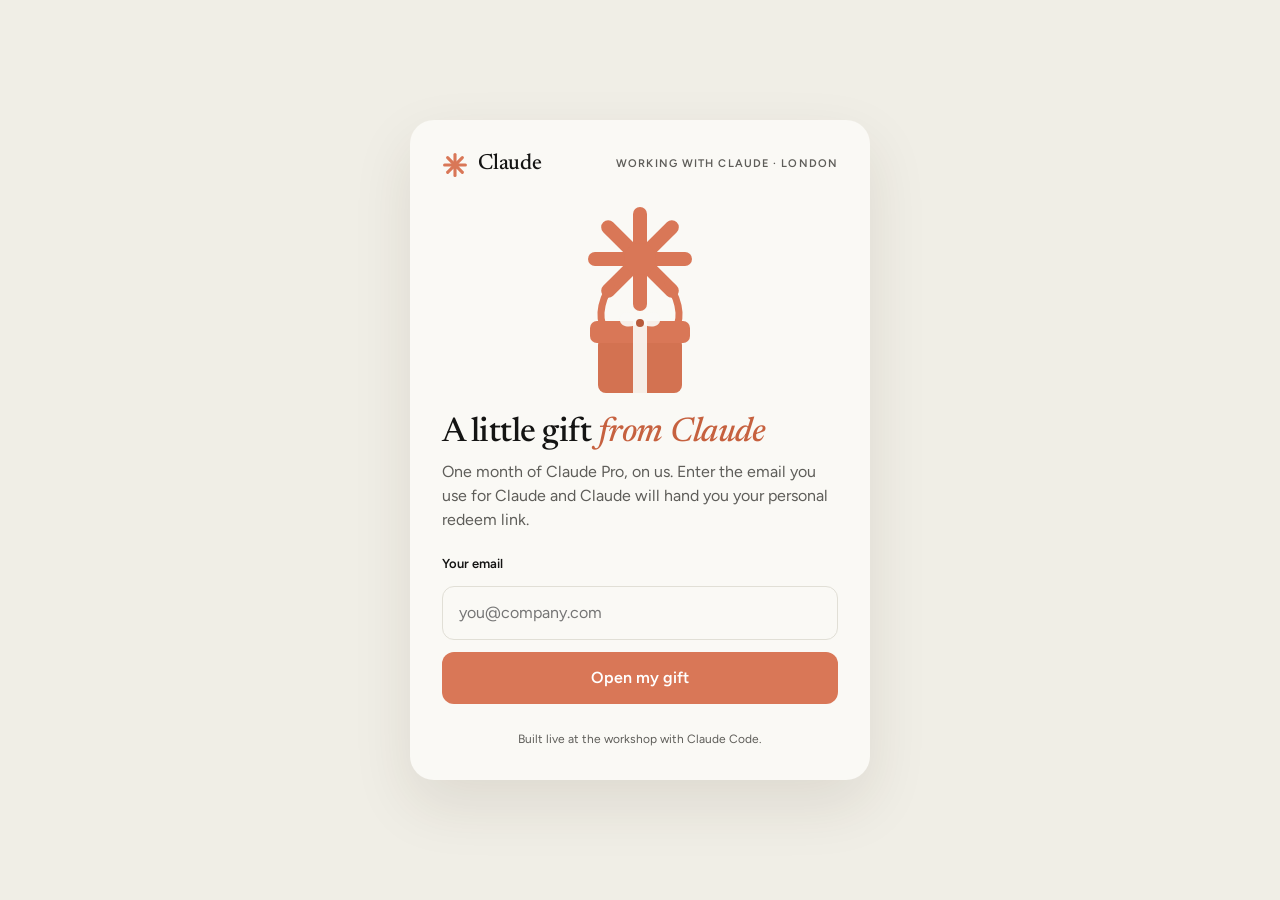
<file: gift/index.html>
<!doctype html>
<html lang="en">
<head>
<meta charset="utf-8">
<meta name="viewport" content="width=device-width, initial-scale=1, viewport-fit=cover">
<title>A gift from Claude</title>
<link rel="preconnect" href="https://fonts.googleapis.com">
<link rel="stylesheet" href="https://fonts.googleapis.com/css2?family=Newsreader:ital,opsz,wght@0,6..72,400;0,6..72,500;1,6..72,400&family=Figtree:wght@400;500;600;700&display=swap">
<style>
  :root {
    --canvas: #f0eee6; --card: #faf9f5; --ink: #141413; --muted: #5e5d59; --line: #e1dfd6;
    --accent: #d97757; --accent-deep: #c6613f; --accent-ink: #ffffff; --accent-soft: #f6e4da;
    --good: #dfeadf; --good-ink: #2f6b3f; --warn: #fbe6dc; --warn-ink: #a1421f;
    --box: #d97757; --box-dark: #b85a3b; --ribbon: #faf9f5; --shadow: 0 24px 60px rgba(60, 40, 20, .10);
  }
  @media (prefers-color-scheme: dark) { :root:not([data-theme="light"]) {
    color-scheme: dark; --canvas: #141413; --card: #1f1e1b; --ink: #faf9f5; --muted: #b0aea5; --line: #33322e;
    --accent: #d97757; --accent-deep: #e58a6a; --accent-soft: #3a2a22; --good: #1f3325; --good-ink: #9fd3ac; --warn: #3d2418; --warn-ink: #f0a688;
    --box: #d97757; --box-dark: #a34f32; --ribbon: #faf9f5; --shadow: 0 24px 60px rgba(0,0,0,.45);
  } }
  :root[data-theme="dark"] {
    color-scheme: dark; --canvas: #141413; --card: #1f1e1b; --ink: #faf9f5; --muted: #b0aea5; --line: #33322e;
    --accent: #d97757; --accent-deep: #e58a6a; --accent-soft: #3a2a22; --good: #1f3325; --good-ink: #9fd3ac; --warn: #3d2418; --warn-ink: #f0a688;
    --box: #d97757; --box-dark: #a34f32; --ribbon: #faf9f5; --shadow: 0 24px 60px rgba(0,0,0,.45);
  }
  * { box-sizing: border-box; }
  html, body { height: 100%; }
  body { margin: 0; background: var(--canvas); color: var(--ink); font: 16px/1.5 Figtree, -apple-system, "Segoe UI", sans-serif; display: grid; place-items: center; padding: 24px 16px; }
  .card { width: 100%; max-width: 460px; background: var(--card); border-radius: 24px; padding: 28px 32px 32px; box-shadow: var(--shadow); animation: rise .6s cubic-bezier(.2,.8,.2,1) both; }
  @keyframes rise { from { opacity: 0; transform: translateY(14px); } to { opacity: 1; transform: none; } }

  .brand { display: flex; align-items: center; gap: 10px; font-family: Newsreader, Georgia, serif; font-size: 22px; font-weight: 500; letter-spacing: -.01em; }
  .brand svg { width: 26px; height: 26px; }
  .brand small { font-family: Figtree, sans-serif; font-size: 11px; font-weight: 600; letter-spacing: .1em; text-transform: uppercase; color: var(--muted); margin-left: auto; }

  /* ----- the scene ----- */
  .scene { display: block; width: 100%; height: 220px; margin: 6px auto 0; overflow: visible; }
  .claude, .rays, .gift, .lid, .spark, .confetti > *, .glow { transform-box: fill-box; transform-origin: center; }
  .claude { animation: breathe 3.2s ease-in-out infinite; }
  .rays { animation: turn 24s linear infinite; }
  @keyframes breathe { 0%,100% { transform: translateY(0); } 50% { transform: translateY(-5px); } }
  @keyframes turn { to { transform: rotate(360deg); } }
  .arm { fill: none; stroke: var(--accent); stroke-width: 7; stroke-linecap: round; }
  .gift { animation: offer 3.2s ease-in-out infinite; }
  @keyframes offer { 0%,100% { transform: translateY(0) rotate(0); } 50% { transform: translateY(-4px) rotate(-1.5deg); } }
  .lid { transform-origin: 50% 100%; }
  .spark { fill: var(--accent); opacity: 0; animation: twinkle 2.4s ease-in-out infinite; }
  .spark:nth-child(2) { animation-delay: .8s; } .spark:nth-child(3) { animation-delay: 1.6s; }
  @keyframes twinkle { 0%,100% { opacity: 0; transform: scale(.4) rotate(0); } 50% { opacity: 1; transform: scale(1) rotate(45deg); } }
  .confetti { opacity: 0; }
  .confetti rect, .confetti circle { fill: var(--accent); }
  .confetti :nth-child(2n) { fill: #e6b89c; } .confetti :nth-child(3n) { fill: #6a9a7a; } .confetti :nth-child(5n) { fill: #f0c75e; }

  .scene[data-state="busy"] .gift { animation: wiggle .5s ease-in-out infinite; }
  @keyframes wiggle { 0%,100% { transform: translateY(-6px) rotate(-4deg); } 50% { transform: translateY(-6px) rotate(4deg); } }
  .scene[data-state="busy"] .claude { animation: lean .5s ease-in-out infinite; }
  @keyframes lean { 0%,100% { transform: translate(0,-2px) rotate(-3deg); } 50% { transform: translate(0,-2px) rotate(3deg); } }

  .scene[data-state="done"] .gift { animation: present .7s cubic-bezier(.2,.8,.2,1) both; }
  @keyframes present { 0% { transform: translateY(0); } 40% { transform: translateY(-14px) scale(1.06); } 100% { transform: translateY(-8px) scale(1.04); } }
  .scene[data-state="done"] .lid { animation: pop .9s cubic-bezier(.2,.8,.2,1) both .15s; }
  @keyframes pop { 0% { transform: translate(0,0) rotate(0); } 60% { transform: translate(28px,-70px) rotate(24deg); } 100% { transform: translate(34px,-58px) rotate(30deg); } }
  .scene[data-state="done"] .rays { animation: turn 24s linear infinite, spin 1.1s cubic-bezier(.2,.8,.2,1) both; }
  @keyframes spin { to { rotate: 1turn; } }
  .scene[data-state="done"] .confetti { animation: burst 1.4s ease-out both .25s; }
  .scene[data-state="done"] .confetti > * { animation: fly 1.4s cubic-bezier(.1,.6,.3,1) both .25s; }
  @keyframes burst { 0% { opacity: 0; } 10% { opacity: 1; } 80% { opacity: 1; } 100% { opacity: 0; } }
  @keyframes fly { 0% { transform: translate(0,0) rotate(0); } 100% { transform: translate(var(--dx), var(--dy)) rotate(540deg); } }
  .scene[data-state="done"] .glow { animation: glow 1.2s ease-out both .3s; }
  @keyframes glow { 0% { opacity: 0; transform: scale(.4); } 40% { opacity: .9; } 100% { opacity: 0; transform: scale(1.8); } }

  .scene[data-state="error"] .gift { animation: shake .5s ease-in-out both; }
  @keyframes shake { 0%,100% { transform: translateX(0); } 25% { transform: translateX(-8px); } 75% { transform: translateX(8px); } }

  @media (prefers-reduced-motion: reduce) {
    .card, .claude, .rays, .gift, .spark, .lid, .confetti, .confetti > *, .glow { animation: none !important; }
    .scene[data-state="done"] .lid { transform: translate(34px,-58px) rotate(30deg); }
  }

  /* ----- copy and form ----- */
  h1 { font-family: Newsreader, Georgia, serif; font-weight: 500; font-size: 34px; line-height: 1.1; letter-spacing: -.015em; margin: 8px 0 8px; text-wrap: balance; }
  h1 em { font-style: italic; color: var(--accent-deep); }
  p { margin: 0; color: var(--muted); }
  form { display: grid; gap: 12px; margin-top: 22px; }
  label { font-size: 13px; font-weight: 600; color: var(--ink); }
  input { width: 100%; font: inherit; padding: 14px 16px; border-radius: 12px; border: 1.5px solid var(--line); background: var(--card); color: var(--ink); outline: none; transition: border-color .15s, box-shadow .15s; }
  input:focus { border-color: var(--accent); box-shadow: 0 0 0 4px var(--accent-soft); }
  button { font: inherit; font-weight: 600; border: 0; border-radius: 12px; padding: 14px 20px; background: var(--accent); color: var(--accent-ink); cursor: pointer; transition: transform .1s, background .15s; }
  button:hover { background: var(--accent-deep); } button:active { transform: scale(.98); }
  button:disabled { opacity: .6; cursor: default; }
  button:focus-visible, a:focus-visible { outline: 3px solid var(--accent-soft); outline-offset: 2px; }
  .error { display: none; background: var(--warn); color: var(--warn-ink); border-radius: 12px; padding: 10px 14px; font-size: 14px; font-weight: 500; }
  .error.show { display: block; }
  .result { display: none; margin-top: 22px; }
  .result.show { display: block; animation: rise .5s cubic-bezier(.2,.8,.2,1) both .35s; }
  .pill { display: inline-flex; align-items: center; gap: 6px; background: var(--good); color: var(--good-ink); font-size: 13px; font-weight: 600; padding: 6px 12px; border-radius: 999px; }
  .linkbox { margin-top: 14px; background: var(--canvas); border-radius: 12px; padding: 14px 16px; font-family: ui-monospace, "SF Mono", Menlo, monospace; font-size: 13px; word-break: break-all; color: var(--ink); }
  .actions { display: flex; gap: 10px; margin-top: 14px; flex-wrap: wrap; }
  .actions a, .actions button { flex: 1; text-align: center; text-decoration: none; }
  .actions a button { width: 100%; }
  .ghost { background: var(--accent-soft); color: var(--accent-deep); }
  .ghost:hover { background: var(--accent-soft); filter: brightness(.97); }
  .note { margin-top: 14px; font-size: 13px; }
  .foot { margin-top: 26px; font-size: 12px; text-align: center; }
  .left { font-variant-numeric: tabular-nums; }
</style>
</head>
<body>
<main class="card">
  <div class="brand" aria-label="Claude">
    <svg viewBox="0 0 100 100" aria-hidden="true"><g fill="#d97757">
      <rect x="44" y="4" width="12" height="40" rx="6"/><rect x="44" y="4" width="12" height="40" rx="6" transform="rotate(45 50 50)"/>
      <rect x="44" y="4" width="12" height="40" rx="6" transform="rotate(90 50 50)"/><rect x="44" y="4" width="12" height="40" rx="6" transform="rotate(135 50 50)"/>
      <rect x="44" y="4" width="12" height="40" rx="6" transform="rotate(180 50 50)"/><rect x="44" y="4" width="12" height="40" rx="6" transform="rotate(225 50 50)"/>
      <rect x="44" y="4" width="12" height="40" rx="6" transform="rotate(270 50 50)"/><rect x="44" y="4" width="12" height="40" rx="6" transform="rotate(315 50 50)"/>
      <circle cx="50" cy="50" r="13"/></g></svg>
    Claude
    <small>Working with Claude · London</small>
  </div>

  <svg id="scene" class="scene" data-state="idle" viewBox="0 0 320 220" aria-hidden="true">
    <circle class="glow" cx="160" cy="150" r="60" fill="#f0c75e" opacity="0"/>
    <!-- sparkles -->
    <g>
      <path class="spark" d="M60 60 l4 10 l10 4 l-10 4 l-4 10 l-4 -10 l-10 -4 l10 -4z"/>
      <path class="spark" d="M262 48 l3 8 l8 3 l-8 3 l-3 8 l-3 -8 l-8 -3 l8 -3z"/>
      <path class="spark" d="M250 130 l3 7 l7 3 l-7 3 l-3 7 l-3 -7 l-7 -3 l7 -3z"/>
    </g>
    <!-- Claude -->
    <g class="claude">
      <g class="rays" fill="#d97757">
        <rect x="153" y="20" width="14" height="46" rx="7"/><rect x="153" y="20" width="14" height="46" rx="7" transform="rotate(45 160 72)"/>
        <rect x="153" y="20" width="14" height="46" rx="7" transform="rotate(90 160 72)"/><rect x="153" y="20" width="14" height="46" rx="7" transform="rotate(135 160 72)"/>
        <rect x="153" y="20" width="14" height="46" rx="7" transform="rotate(180 160 72)"/><rect x="153" y="20" width="14" height="46" rx="7" transform="rotate(225 160 72)"/>
        <rect x="153" y="20" width="14" height="46" rx="7" transform="rotate(270 160 72)"/><rect x="153" y="20" width="14" height="46" rx="7" transform="rotate(315 160 72)"/>
        <circle cx="160" cy="72" r="16"/>
      </g>
      <!-- arms reaching to the gift -->
      <path class="arm" d="M132 96 C 118 118, 118 136, 128 146"/>
      <path class="arm" d="M188 96 C 202 118, 202 136, 192 146"/>
    </g>
    <!-- gift -->
    <g class="gift">
      <rect x="118" y="150" width="84" height="56" rx="8" fill="var(--box)"/>
      <rect x="118" y="150" width="84" height="56" rx="8" fill="var(--box-dark)" opacity=".18"/>
      <rect x="153" y="150" width="14" height="56" fill="var(--ribbon)" opacity=".92"/>
      <g class="lid">
        <rect x="110" y="134" width="100" height="22" rx="7" fill="var(--box)"/>
        <rect x="153" y="134" width="14" height="22" fill="var(--ribbon)" opacity=".92"/>
        <path d="M160 136 c -6 -14 -22 -14 -20 -2 c 2 8 14 6 20 2 z" fill="var(--ribbon)" opacity=".92"/>
        <path d="M160 136 c 6 -14 22 -14 20 -2 c -2 8 -14 6 -20 2 z" fill="var(--ribbon)" opacity=".92"/>
        <circle cx="160" cy="136" r="4" fill="var(--box-dark)"/>
      </g>
    </g>
    <!-- confetti -->
    <g class="confetti">
      <rect style="--dx:-90px;--dy:-120px" x="156" y="140" width="7" height="10" rx="2"/>
      <circle style="--dx:70px;--dy:-130px" cx="160" cy="140" r="4"/>
      <rect style="--dx:-40px;--dy:-150px" x="156" y="140" width="6" height="12" rx="2"/>
      <circle style="--dx:110px;--dy:-80px" cx="160" cy="140" r="5"/>
      <rect style="--dx:-120px;--dy:-60px" x="156" y="140" width="8" height="8" rx="2"/>
      <circle style="--dx:20px;--dy:-160px" cx="160" cy="140" r="4"/>
      <rect style="--dx:95px;--dy:-40px" x="156" y="140" width="6" height="12" rx="2"/>
      <circle style="--dx:-70px;--dy:-30px" cx="160" cy="140" r="3"/>
      <rect style="--dx:45px;--dy:-100px" x="156" y="140" width="7" height="7" rx="2"/>
      <circle style="--dx:-15px;--dy:-135px" cx="160" cy="140" r="5"/>
      <rect style="--dx:130px;--dy:-110px" x="156" y="140" width="6" height="10" rx="2"/>
      <rect style="--dx:-105px;--dy:-100px" x="156" y="140" width="6" height="10" rx="2"/>
    </g>
  </svg>

  <h1>A little gift <em>from Claude</em></h1>
  <p>One month of Claude Pro, on us. Enter the email you use for Claude and Claude will hand you your personal redeem link. <span id="left" class="left"></span></p>

  <form id="form" novalidate>
    <label for="email">Your email</label>
    <input id="email" name="email" type="email" inputmode="email" autocomplete="email" placeholder="you@company.com" required maxlength="254">
    <div id="error" class="error" role="alert"></div>
    <button id="submit" type="submit">Open my gift</button>
  </form>

  <section id="result" class="result" aria-live="polite">
    <span id="pill" class="pill">✦ Your link is ready</span>
    <div id="linkbox" class="linkbox"></div>
    <div class="actions">
      <a id="open" href="#" target="_blank" rel="noopener"><button type="button">Redeem now</button></a>
      <button id="copy" type="button" class="ghost">Copy link</button>
    </div>
    <p class="note">This link is yours only. Come back to this page on the same device to see it again.</p>
  </section>

  <p class="foot">Built live at the workshop with Claude Code.</p>
</main>

<script>
  // Supabase project. The publishable key is safe to ship: the table is locked down and
  // the only thing it can call is claim_coupon() and coupons_left().
  const SUPABASE_URL = 'https://opagnnmafcybztggddfj.supabase.co';
  const SUPABASE_KEY = 'sb_publishable_wasizLehsGwv0Zvr3Mitvg_gy-yYB3o';
  async function rpc(name, args) {
    const r = await fetch(`${SUPABASE_URL}/rest/v1/rpc/${name}`, {
      method: 'POST',
      headers: { apikey: SUPABASE_KEY, Authorization: `Bearer ${SUPABASE_KEY}`, 'Content-Type': 'application/json' },
      body: JSON.stringify(args || {})
    });
    const data = await r.json();
    if (!r.ok) throw new Error(data.message || 'request failed');
    return data;
  }

  const scene = document.getElementById('scene');
  const form = document.getElementById('form'), emailEl = document.getElementById('email'), err = document.getElementById('error');
  const submit = document.getElementById('submit'), result = document.getElementById('result'), pill = document.getElementById('pill');
  const linkbox = document.getElementById('linkbox'), open = document.getElementById('open'), copy = document.getElementById('copy');
  const leftEl = document.getElementById('left');
  const KEY = 'coupon-claim';
  let saved = null;
  try { saved = JSON.parse(localStorage.getItem(KEY) || 'null'); } catch {}
  if (saved && saved.email) emailEl.value = saved.email;

  const refreshLeft = () => rpc('coupons_left').then(n => { leftEl.textContent = `${n} gifts left.`; }).catch(() => {});
  refreshLeft();

  const MESSAGES = {
    invalid: 'That does not look like a valid email address.',
    locked: 'This email already has a gift. It was shown on the device you used first. If you lost it, come and see us at the desk.',
    exhausted: 'All the gifts have been claimed. Please come and see us at the desk.'
  };
  function setState(s) { scene.dataset.state = s; }
  function showError(msg) { err.textContent = msg; err.classList.add('show'); setState('error'); setTimeout(() => { if (scene.dataset.state === 'error') setState('idle'); }, 700); }
  function showResult(data) {
    err.classList.remove('show');
    pill.textContent = data.status === 'existing' ? '✦ Here is your link again' : '✦ Your link is ready';
    linkbox.textContent = data.url;
    open.href = data.url;
    result.classList.add('show');
    submit.textContent = 'Show my link again';
    setState('done');
  }

  form.addEventListener('submit', async (e) => {
    e.preventDefault();
    err.classList.remove('show');
    const email = emailEl.value.trim();
    if (!email || !/^\S+@\S+\.\S+$/.test(email)) return showError(MESSAGES.invalid);
    submit.disabled = true; submit.textContent = 'Wrapping it up…';
    if (scene.dataset.state !== 'done') setState('busy');
    try {
      const token = saved && saved.email === email.toLowerCase() ? saved.token : null;
      const [data] = await rpc('claim_coupon', { p_email: email, p_token: token });
      if (!data || data.status in MESSAGES) { showError(MESSAGES[data?.status] || 'Something went wrong.'); submit.textContent = 'Open my gift'; return; }
      saved = { email: data.email, token: data.token };
      try { localStorage.setItem(KEY, JSON.stringify(saved)); } catch {}
      // let the gift wiggle for a beat before the reveal
      if (scene.dataset.state === 'busy') await new Promise(r => setTimeout(r, 500));
      showResult(data);
      if (data.status === 'new') refreshLeft();
    } catch { showError('Could not reach the server. Check the WiFi and try again.'); submit.textContent = 'Open my gift'; }
    finally { submit.disabled = false; }
  });

  copy.addEventListener('click', async () => {
    try { await navigator.clipboard.writeText(linkbox.textContent); copy.textContent = 'Copied'; }
    catch { const s = document.createRange(); s.selectNodeContents(linkbox); getSelection().removeAllRanges(); getSelection().addRange(s); copy.textContent = 'Select and copy'; }
    setTimeout(() => copy.textContent = 'Copy link', 1800);
  });
</script>
</body>
</html>
</file>
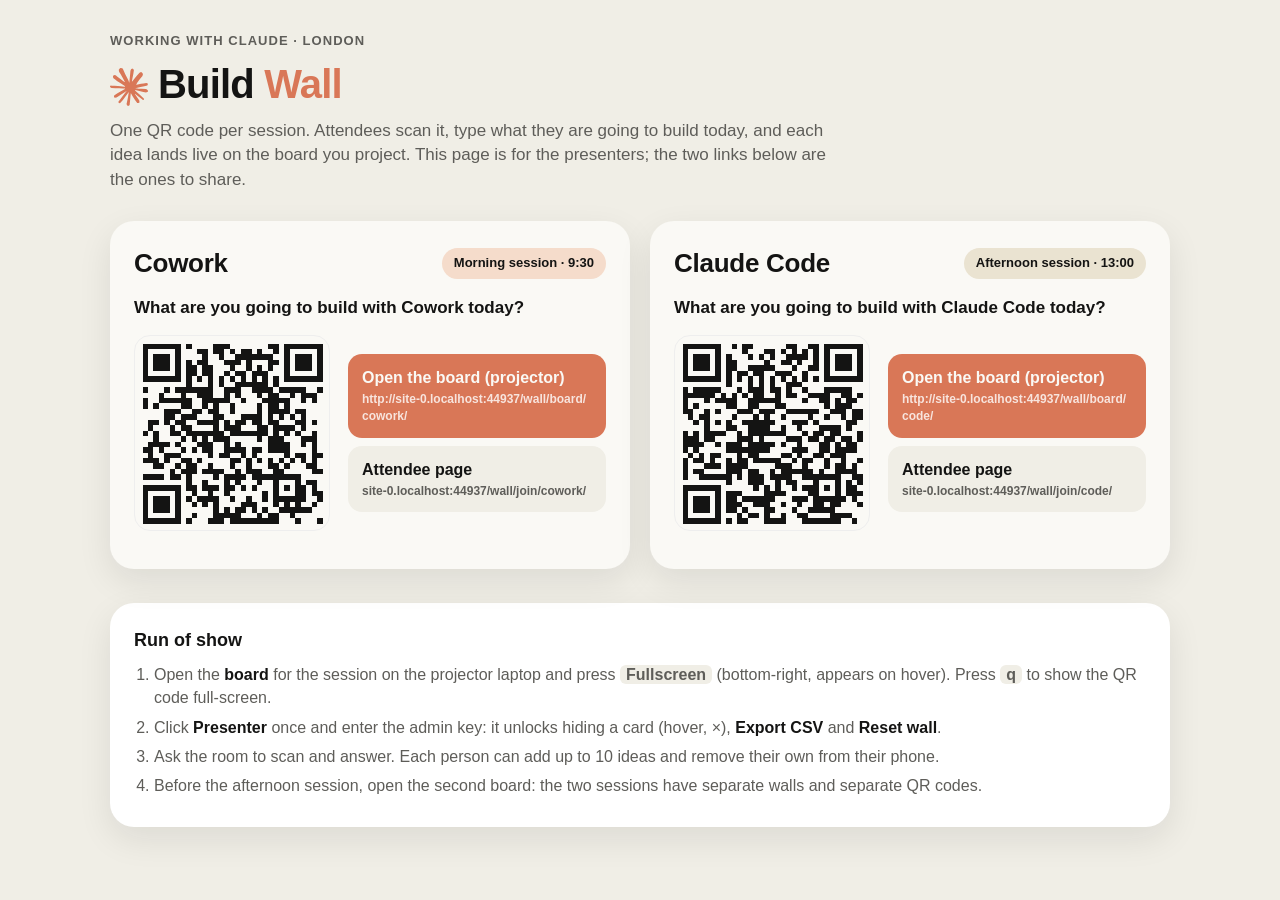
<file: wall/index.html>
<!doctype html>
<html lang="en">
<head>
<meta charset="utf-8">
<meta name="viewport" content="width=device-width, initial-scale=1">
<meta name="robots" content="noindex">
<title>Build Wall · presenter hub</title>
<style>
  :root{--canvas:#F0EEE6;--card:#FAF9F5;--ink:#141413;--muted:#5E5D59;--line:#E3DFD3;--accent:#D97757;--accent-ink:#FAF9F5;--tint-clay:#F5DCCB;--tint-oat:#EAE3D1;--radius:24px;--shadow:0 12px 34px rgba(20,20,19,.09)}
  *{box-sizing:border-box}
  body{margin:0;background:var(--canvas);color:var(--ink);font:16px/1.45 -apple-system,BlinkMacSystemFont,"Inter","Segoe UI",Roboto,Helvetica,Arial,sans-serif;padding:32px 20px 60px;max-width:1100px;margin:0 auto}
  .eyebrow{font-size:13px;font-weight:700;letter-spacing:.08em;text-transform:uppercase;color:var(--muted)}
  h1{font-size:40px;margin:4px 0 6px;letter-spacing:-.02em;font-weight:800}
  h1 span{color:var(--accent)}
  .lead{color:var(--muted);margin:0 0 28px;font-size:17px;max-width:720px}
  .grid{display:grid;gap:20px;grid-template-columns:repeat(auto-fit,minmax(340px,1fr))}
  .card{background:var(--card);border-radius:var(--radius);box-shadow:var(--shadow);padding:24px;display:flex;flex-direction:column;gap:14px}
  .card .head{display:flex;align-items:center;justify-content:space-between;gap:10px}
  .pill{display:inline-block;padding:6px 12px;border-radius:999px;font-size:13px;font-weight:700}
  .pill.clay{background:var(--tint-clay)} .pill.oat{background:var(--tint-oat)}
  .card h2{margin:0;font-size:26px;letter-spacing:-.01em}
  .q{font-weight:700;font-size:17px}
  .qrrow{display:flex;gap:18px;align-items:center}
  .qr{background:var(--card);padding:8px;border-radius:16px;border:1px solid #EEE;width:196px;height:196px;display:grid;place-items:center;flex:none}
  .qr canvas,.qr img{width:180px!important;height:180px!important}
  .links{display:flex;flex-direction:column;gap:8px;min-width:0}
  .links a{display:block;font-weight:700;color:var(--ink);text-decoration:none;background:var(--canvas);border-radius:14px;padding:12px 14px;transition:background .15s}
  .links a:hover{background:var(--tint-clay)}
  .links a small{display:block;color:var(--muted);font-weight:600;font-size:12px;word-break:break-all;margin-top:2px}
  .links a.primary{background:var(--accent);color:var(--accent-ink)}
  .links a.primary small{color:rgba(255,255,255,.8)}
  .stats{color:var(--muted);font-size:14px;font-variant-numeric:tabular-nums}
  .notes{margin-top:34px;background:#fff;border-radius:var(--radius);box-shadow:var(--shadow);padding:24px}
  .notes h3{margin:0 0 10px;font-size:18px}
  .notes ol{margin:0;padding-left:20px;color:var(--muted)}
  .notes li{margin:6px 0}
  .notes b{color:var(--ink)}
  kbd{background:var(--canvas);border-radius:6px;padding:1px 6px;font-family:inherit;font-weight:700}
  .spark{display:inline-block;width:var(--spark,26px);height:var(--spark,26px);color:var(--accent);vertical-align:middle;transform-origin:50% 50%;animation:spark-in .9s cubic-bezier(.34,1.56,.64,1) both,spark-idle 7s ease-in-out 1.4s infinite}
  .spark svg{width:100%;height:100%;display:block}
  .spark.pop{animation:spark-in .9s cubic-bezier(.34,1.56,.64,1) both}
  @keyframes spark-in{0%{transform:scale(0)}55%{transform:scale(1.18)}75%{transform:scale(.94) rotate(-3deg)}100%{transform:scale(1) rotate(0)}}
  @keyframes spark-idle{0%,100%{transform:scale(1) rotate(0)}50%{transform:scale(1.06) rotate(2deg)}}
  .working{--s:22px;display:inline-block;width:var(--s);height:var(--s);background:currentColor;-webkit-mask:url(lib/spark-working.svg) 0 0/var(--s) auto no-repeat;mask:url(lib/spark-working.svg) 0 0/var(--s) auto no-repeat;animation:working .93s steps(28) infinite;vertical-align:-4px;margin-right:8px}
  @keyframes working{to{-webkit-mask-position:0 calc(var(--s) * -28);mask-position:0 calc(var(--s) * -28)}}
  .clawd{display:inline-block;width:36px;height:24px;image-rendering:pixelated;animation:clawd-bob 1.6s ease-in-out infinite;vertical-align:middle;margin-left:6px}
  .clawd svg{width:100%;height:100%;display:block;shape-rendering:crispEdges}
  @keyframes clawd-bob{0%,100%{transform:translateY(0)}50%{transform:translateY(-4px)}}
  @media (prefers-reduced-motion:reduce){.spark,.working,.clawd{animation:none}}
</style>
</head>
<body>
  <div class="eyebrow">Working with Claude · London</div>
  <h1><i class="spark" style="--spark:38px;margin-right:10px"><svg xmlns="http://www.w3.org/2000/svg" viewBox="0 0 24 24" >
  
  <path fill="#d97757" d="M11.376 24L10.776 23.544L10.44 22.8L10.776 21.312L11.16 19.392L11.472 17.856L11.76 15.96L11.928 15.336L11.904 15.288L11.784 15.312L10.344 17.28L8.16 20.232L6.432 22.056L6.024 22.224L5.304 21.864L5.376 21.192L5.784 20.616L8.16 17.568L9.6 15.672L10.536 14.592L10.512 14.448H10.464L4.128 18.576L3 18.72L2.496 18.264L2.568 17.52L2.808 17.28L4.704 15.96L9.432 13.32L9.504 13.08L9.432 12.96H9.192L8.4 12.912L5.712 12.84L3.384 12.744L1.104 12.624L0.528 12.504L0 11.784L0.048 11.424L0.528 11.112L1.224 11.16L2.736 11.28L5.016 11.424L6.672 11.52L9.12 11.784H9.504L9.552 11.616L9.432 11.52L9.336 11.424L6.96 9.84L4.416 8.16L3.072 7.176L2.352 6.672L1.992 6.216L1.848 5.208L2.496 4.488L3.384 4.56L3.6 4.608L4.488 5.304L6.384 6.768L8.88 8.616L9.24 8.904L9.408 8.808V8.736L9.24 8.472L7.896 6.024L6.456 3.528L5.808 2.496L5.64 1.872C5.576 1.656 5.544 1.416 5.544 1.152L6.288 0.144001L6.696 0L7.704 0.144001L8.112 0.504001L8.736 1.92L9.72 4.152L11.28 7.176L11.736 8.088L11.976 8.904L12.072 9.168H12.24V9.024L12.36 7.296L12.6 5.208L12.84 2.52L12.912 1.752L13.296 0.840001L14.04 0.360001L14.616 0.624001L15.096 1.32L15.024 1.752L14.76 3.6L14.184 6.504L13.824 8.472H14.04L14.28 8.208L15.264 6.912L16.92 4.848L17.64 4.032L18.504 3.12L19.056 2.688H20.088L20.832 3.816L20.496 4.992L19.44 6.336L18.552 7.464L17.28 9.168L16.512 10.536L16.584 10.632H16.752L19.608 10.008L21.168 9.744L22.992 9.432L23.832 9.816L23.928 10.2L23.592 11.016L21.624 11.496L19.32 11.952L15.888 12.768L15.84 12.792L15.888 12.864L17.424 13.008L18.096 13.056H19.728L22.752 13.272L23.544 13.8L24 14.424L23.928 14.928L22.704 15.528L21.072 15.144L17.232 14.232L15.936 13.92H15.744V14.016L16.848 15.096L18.84 16.896L21.36 19.224L21.48 19.8L21.168 20.28L20.832 20.232L18.624 18.552L17.76 17.808L15.84 16.2H15.72V16.368L16.152 17.016L18.504 20.544L18.624 21.624L18.456 21.96L17.832 22.176L17.184 22.056L15.792 20.136L14.376 17.952L13.224 16.008L13.104 16.104L12.408 23.352L12.096 23.712L11.376 24Z"/>
</svg></i>Build <span>Wall</span></h1>
  <p class="lead">One QR code per session. Attendees scan it, type what they are going to build today, and each idea lands live on the board you project. This page is for the presenters; the two links below are the ones to share.</p>

  <div class="grid" id="grid"></div>

  <div class="notes">
    <h3>Run of show</h3>
    <ol>
      <li>Open the <b>board</b> for the session on the projector laptop and press <kbd>Fullscreen</kbd> (bottom-right, appears on hover). Press <kbd>q</kbd> to show the QR code full-screen.</li>
      <li>Click <b>Presenter</b> once and enter the admin key: it unlocks hiding a card (hover, ×), <b>Export CSV</b> and <b>Reset wall</b>.</li>
      <li>Ask the room to scan and answer. Each person can add up to 10 ideas and remove their own from their phone.</li>
      <li>Before the afternoon session, open the second board: the two sessions have separate walls and separate QR codes.</li>
    </ol>
  </div>

<script src="lib/qrcode.min.js"></script>
<script src="config.js"></script>
<script src="lib/api.js"></script>
<script>
  const SESSIONS = [{"key":"cowork","title":"Cowork","subtitle":"Morning session · 9:30","question":"What are you going to build with Cowork today?","hint":"A brief, a weekly report, a skill for your team… one idea per card.","accent":"clay"},{"key":"code","title":"Claude Code","subtitle":"Afternoon session · 13:00","question":"What are you going to build with Claude Code today?","hint":"A feature, a fix, an agent, a tool for your repo… one idea per card.","accent":"oat"}];
  const grid = document.getElementById('grid');
  for (const s of SESSIONS) {
    const join = new URL('join/' + s.key + '/', location.href).href;
    const board = new URL('board/' + s.key + '/', location.href).href;
    const card = document.createElement('div'); card.className = 'card';
    const head = document.createElement('div'); head.className = 'head';
    const h2 = document.createElement('h2'); h2.textContent = s.title;
    const pill = document.createElement('span'); pill.className = 'pill ' + s.accent; pill.textContent = s.subtitle;
    head.append(h2, pill);
    const q = document.createElement('div'); q.className = 'q'; q.textContent = s.question;
    const row = document.createElement('div'); row.className = 'qrrow';
    const qr = document.createElement('div'); qr.className = 'qr';
    try { new QRCode(qr, { text: join, width: 180, height: 180, colorDark: '#141413', colorLight: '#FAF9F5', correctLevel: QRCode.CorrectLevel.M }); } catch (e) { qr.textContent = join; }
    const links = document.createElement('div'); links.className = 'links';
    const mk = (href, label, sub, cls) => { const a = document.createElement('a'); a.href = href; a.className = cls || ''; a.textContent = label; const sm = document.createElement('small'); sm.textContent = sub; a.appendChild(sm); return a; };
    links.append(mk(board, 'Open the board (projector)', board, 'primary'), mk(join, 'Attendee page', join.replace(/^https?:\/\//, '')));
    row.append(qr, links);
    const stats = document.createElement('div'); stats.className = 'stats'; stats.textContent = '…';
    card.append(head, q, row, stats); grid.appendChild(card);
    const upd = async () => { try { const d = await window.BuildWall.stats(s.key); stats.textContent = d.count + ' ideas from ' + d.people + ' people so far'; } catch (e) { stats.textContent = window.BuildWall.configured ? '' : 'Not connected: fill in config.js and rebuild.'; } };
    upd(); setInterval(upd, 5000);
  }
</script>
</body>
</html>
</file>
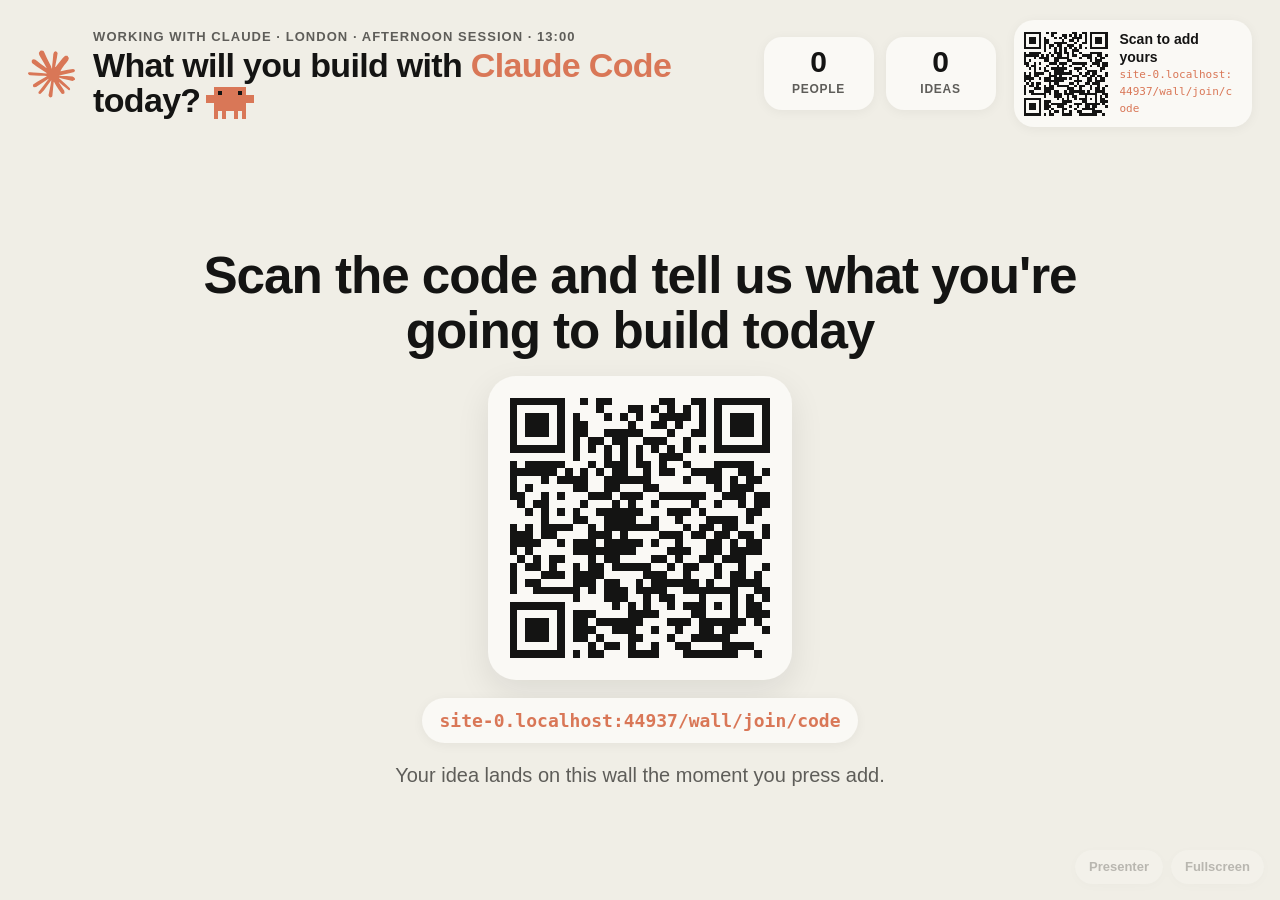
<file: wall/board/code/index.html>
<!doctype html>
<html lang="en">
<head>
<meta charset="utf-8">
<meta name="viewport" content="width=device-width, initial-scale=1">
<meta name="robots" content="noindex">
<title>Build Wall · Claude Code board</title>
<style>
  :root{
    /* Claude brand: Ivory canvas, Slate ink, Clay accent, warm tints for the cards */
    --canvas:#F0EEE6; --card:#FAF9F5; --ink:#141413; --muted:#5E5D59; --line:#E3DFD3;
    --accent:#D97757; --accent-ink:#FAF9F5; --accent-soft:#F6E3D7;
    --tint-clay:#F5DCCB; --tint-oat:#EAE3D1; --tint-sage:#DCE5D6; --tint-sky:#D8E2EC; --tint-sand:#F2E5C4;
    --radius:24px; --shadow:0 12px 34px rgba(20,20,19,.09);
  }
  *{box-sizing:border-box}
  html,body{margin:0;height:100%;background:var(--canvas);color:var(--ink);font:16px/1.4 -apple-system,BlinkMacSystemFont,"Inter","Segoe UI",Roboto,Helvetica,Arial,sans-serif;-webkit-font-smoothing:antialiased}
  body{display:flex;flex-direction:column;overflow:hidden}
  header{display:flex;align-items:center;gap:18px;padding:20px 28px 10px}
  .brand .eyebrow{font-size:13px;font-weight:700;letter-spacing:.08em;text-transform:uppercase;color:var(--muted)}
  .brand h1{margin:2px 0 0;font-size:34px;letter-spacing:-.02em;font-weight:800;line-height:1.05}
  .brand h1 span{color:var(--accent)}
  .stats{display:flex;gap:12px;margin-left:auto}
  .stat{background:var(--card);border-radius:18px;padding:10px 18px;box-shadow:0 2px 12px rgba(20,20,19,.05);text-align:center;min-width:110px}
  .stat b{display:block;font-size:30px;font-weight:800;line-height:1;font-variant-numeric:tabular-nums;transition:transform .2s}
  .stat b.bump{transform:scale(1.2);color:var(--accent)}
  .stat small{color:var(--muted);font-weight:600;font-size:12px;text-transform:uppercase;letter-spacing:.06em}
  .qr{background:var(--card);border-radius:20px;padding:10px 14px 10px 10px;box-shadow:0 2px 12px rgba(20,20,19,.05);display:flex;align-items:center;gap:12px;cursor:pointer;transition:transform .3s}
  .qr:hover{transform:scale(1.03)}
  .qr .code{width:84px;height:84px;display:grid;place-items:center}
  .qr .code canvas,.qr .code img{width:84px!important;height:84px!important}
  .qr .code table{transform:scale(.3);transform-origin:top left}
  .qr .txt{font-size:13px;color:var(--muted);line-height:1.3;max-width:150px}
  .qr .txt b{display:block;color:var(--ink);font-size:14px}
  .qr .txt code{font-size:11px;color:var(--accent);word-break:break-all}
  main{flex:1;position:relative;overflow:hidden;padding:8px 28px 28px}
  .wall{display:grid;gap:16px;grid-template-columns:repeat(auto-fill,minmax(300px,1fr));align-content:start;height:100%;overflow:hidden}
  .wall[data-density="2"]{grid-template-columns:repeat(auto-fill,minmax(240px,1fr));gap:14px}
  .wall[data-density="3"]{grid-template-columns:repeat(auto-fill,minmax(180px,1fr));gap:10px}
  .card{background:var(--fill,#fff);border-radius:var(--radius);padding:22px 22px 18px;box-shadow:var(--shadow);position:relative;transform:rotate(var(--rot,0deg));animation:land .6s cubic-bezier(.2,.9,.25,1.25) both;display:flex;flex-direction:column;gap:12px;min-height:170px}
  .wall[data-density="2"] .card{padding:18px 18px 14px;min-height:140px;border-radius:20px}
  .wall[data-density="3"] .card{padding:12px 14px 10px;min-height:0;border-radius:16px;gap:8px}
  @keyframes land{0%{transform:scale(.4) rotate(-8deg) translateY(40px);opacity:0}70%{opacity:1}100%{transform:rotate(var(--rot,0deg));opacity:1}}
  .card .t{font-size:24px;font-weight:700;line-height:1.25;letter-spacing:-.01em;overflow-wrap:anywhere}
  .wall[data-density="2"] .card .t{font-size:19px}
  .wall[data-density="3"] .card .t{font-size:15px;font-weight:600}
  .card .who{display:flex;align-items:center;gap:8px;margin-top:auto;color:var(--muted);font-size:13px;font-weight:700}
  .card .who i{width:24px;height:24px;border-radius:50%;background:rgba(20,20,19,.08);display:grid;place-items:center;font-style:normal;font-size:12px;color:var(--ink)}
  .wall[data-density="3"] .card .who{font-size:12px}
  .card.new::after{content:"NEW";position:absolute;top:-8px;right:14px;background:var(--accent);color:var(--accent-ink);font-size:11px;font-weight:800;letter-spacing:.08em;padding:4px 8px;border-radius:999px;box-shadow:0 4px 12px rgba(217,119,87,.4);animation:tag 8s forwards}
  .card.new{box-shadow:0 0 0 3px var(--accent),var(--shadow)}
  @keyframes tag{0%,85%{opacity:1}100%{opacity:0}}
  .card .hide{position:absolute;top:8px;left:8px;width:26px;height:26px;border-radius:50%;border:0;background:var(--card);color:var(--muted);cursor:pointer;opacity:0;transition:.15s;font-size:16px;line-height:1}
  body.admin .card:hover .hide{opacity:1}
  .card .hide:hover{background:#FFE0DC;color:#C0392B}
  /* Empty state */
  .empty{position:absolute;inset:0;display:flex;flex-direction:column;align-items:center;justify-content:center;gap:18px;text-align:center;padding:20px;transition:opacity .5s}
  .empty.gone{opacity:0;pointer-events:none}
  .empty h2{font-size:clamp(30px,4vw,52px);margin:0;letter-spacing:-.02em;font-weight:800;max-width:900px;line-height:1.08}
  .empty p{margin:0;color:var(--muted);font-size:20px}
  .empty .bigqr{background:var(--card);padding:22px;border-radius:28px;box-shadow:var(--shadow);animation:float 3.5s ease-in-out infinite}
  .empty .bigqr .code{width:260px;height:260px}
  .empty .bigqr .code canvas,.empty .bigqr .code img{width:260px!important;height:260px!important}
  .empty .url{font-family:ui-monospace,SFMono-Regular,Menlo,monospace;background:var(--card);padding:10px 18px;border-radius:999px;font-weight:700;color:var(--accent);font-size:18px;box-shadow:0 2px 12px rgba(20,20,19,.05)}
  @keyframes float{0%,100%{transform:translateY(0)}50%{transform:translateY(-10px)}}
  /* Presenter bar */
  .bar{position:fixed;right:16px;bottom:16px;display:flex;gap:8px;align-items:center;opacity:.25;transition:opacity .2s}
  .bar:hover,.bar:focus-within{opacity:1}
  .bar button,.bar a{font:inherit;font-size:13px;font-weight:700;border:0;border-radius:999px;padding:8px 14px;background:var(--card);color:var(--ink);cursor:pointer;box-shadow:0 2px 12px rgba(20,20,19,.08);text-decoration:none}
  .bar button.danger{color:#C0392B}
  .bar .ok{color:#1E9E6A}
  .modal{position:fixed;inset:0;background:rgba(20,20,19,.45);display:none;place-items:center;z-index:100}
  .modal.show{display:grid}
  .modal .box{background:var(--card);border-radius:22px;padding:24px;width:min(420px,92vw);box-shadow:var(--shadow)}
  .modal h3{margin:0 0 6px;font-size:20px}
  .modal p{margin:0 0 14px;color:var(--muted);font-size:14px}
  .modal input{width:100%;font:inherit;font-size:17px;border:2px solid var(--line);border-radius:14px;padding:12px 14px;outline:none}
  .modal input:focus{border-color:var(--accent)}
  .modal .actions{display:flex;gap:8px;justify-content:flex-end;margin-top:14px}
  .modal .actions button{font:inherit;font-weight:700;border:0;border-radius:999px;padding:10px 16px;cursor:pointer;background:var(--canvas)}
  .modal .actions button.primary{background:var(--accent);color:var(--accent-ink)}
  .modal .actions button.danger{background:#C0392B;color:#fff}
  .modal .err{color:#C0392B;font-size:13px;min-height:16px;margin-top:8px}
  .qrmodal .box{width:auto;text-align:center}
  .qrmodal .code{width:min(60vh,520px);height:min(60vh,520px);margin:0 auto 12px}
  .qrmodal .code canvas,.qrmodal .code img{width:100%!important;height:100%!important}
  .qrmodal .url{font-family:ui-monospace,Menlo,monospace;font-weight:700;color:var(--accent);font-size:22px}
  .spark{display:inline-block;width:var(--spark,26px);height:var(--spark,26px);color:var(--accent);vertical-align:middle;transform-origin:50% 50%;animation:spark-in .9s cubic-bezier(.34,1.56,.64,1) both,spark-idle 7s ease-in-out 1.4s infinite}
  .spark svg{width:100%;height:100%;display:block}
  .spark.pop{animation:spark-in .9s cubic-bezier(.34,1.56,.64,1) both}
  @keyframes spark-in{0%{transform:scale(0)}55%{transform:scale(1.18)}75%{transform:scale(.94) rotate(-3deg)}100%{transform:scale(1) rotate(0)}}
  @keyframes spark-idle{0%,100%{transform:scale(1) rotate(0)}50%{transform:scale(1.06) rotate(2deg)}}
  .working{--s:22px;display:inline-block;width:var(--s);height:var(--s);background:currentColor;-webkit-mask:url(../../lib/spark-working.svg) 0 0/var(--s) auto no-repeat;mask:url(../../lib/spark-working.svg) 0 0/var(--s) auto no-repeat;animation:working .93s steps(28) infinite;vertical-align:-4px;margin-right:8px}
  @keyframes working{to{-webkit-mask-position:0 calc(var(--s) * -28);mask-position:0 calc(var(--s) * -28)}}
  .clawd{display:inline-block;width:48px;height:32px;image-rendering:pixelated;animation:clawd-bob 1.6s ease-in-out infinite;vertical-align:middle;margin-left:6px}
  .clawd svg{width:100%;height:100%;display:block;shape-rendering:crispEdges}
  @keyframes clawd-bob{0%,100%{transform:translateY(0)}50%{transform:translateY(-4px)}}
  @media (prefers-reduced-motion:reduce){.spark,.working,.clawd{animation:none}}
</style>
</head>
<body>
  <header>
    <i class="spark" id="spark" style="--spark:54px"><svg xmlns="http://www.w3.org/2000/svg" viewBox="0 0 24 24" >
  
  <path fill="#d97757" d="M11.376 24L10.776 23.544L10.44 22.8L10.776 21.312L11.16 19.392L11.472 17.856L11.76 15.96L11.928 15.336L11.904 15.288L11.784 15.312L10.344 17.28L8.16 20.232L6.432 22.056L6.024 22.224L5.304 21.864L5.376 21.192L5.784 20.616L8.16 17.568L9.6 15.672L10.536 14.592L10.512 14.448H10.464L4.128 18.576L3 18.72L2.496 18.264L2.568 17.52L2.808 17.28L4.704 15.96L9.432 13.32L9.504 13.08L9.432 12.96H9.192L8.4 12.912L5.712 12.84L3.384 12.744L1.104 12.624L0.528 12.504L0 11.784L0.048 11.424L0.528 11.112L1.224 11.16L2.736 11.28L5.016 11.424L6.672 11.52L9.12 11.784H9.504L9.552 11.616L9.432 11.52L9.336 11.424L6.96 9.84L4.416 8.16L3.072 7.176L2.352 6.672L1.992 6.216L1.848 5.208L2.496 4.488L3.384 4.56L3.6 4.608L4.488 5.304L6.384 6.768L8.88 8.616L9.24 8.904L9.408 8.808V8.736L9.24 8.472L7.896 6.024L6.456 3.528L5.808 2.496L5.64 1.872C5.576 1.656 5.544 1.416 5.544 1.152L6.288 0.144001L6.696 0L7.704 0.144001L8.112 0.504001L8.736 1.92L9.72 4.152L11.28 7.176L11.736 8.088L11.976 8.904L12.072 9.168H12.24V9.024L12.36 7.296L12.6 5.208L12.84 2.52L12.912 1.752L13.296 0.840001L14.04 0.360001L14.616 0.624001L15.096 1.32L15.024 1.752L14.76 3.6L14.184 6.504L13.824 8.472H14.04L14.28 8.208L15.264 6.912L16.92 4.848L17.64 4.032L18.504 3.12L19.056 2.688H20.088L20.832 3.816L20.496 4.992L19.44 6.336L18.552 7.464L17.28 9.168L16.512 10.536L16.584 10.632H16.752L19.608 10.008L21.168 9.744L22.992 9.432L23.832 9.816L23.928 10.2L23.592 11.016L21.624 11.496L19.32 11.952L15.888 12.768L15.84 12.792L15.888 12.864L17.424 13.008L18.096 13.056H19.728L22.752 13.272L23.544 13.8L24 14.424L23.928 14.928L22.704 15.528L21.072 15.144L17.232 14.232L15.936 13.92H15.744V14.016L16.848 15.096L18.84 16.896L21.36 19.224L21.48 19.8L21.168 20.28L20.832 20.232L18.624 18.552L17.76 17.808L15.84 16.2H15.72V16.368L16.152 17.016L18.504 20.544L18.624 21.624L18.456 21.96L17.832 22.176L17.184 22.056L15.792 20.136L14.376 17.952L13.224 16.008L13.104 16.104L12.408 23.352L12.096 23.712L11.376 24Z"/>
</svg></i>
    <div class="brand">
      <div class="eyebrow">Working with Claude · London · Afternoon session · 13:00</div>
      <h1>What will you build with <span>Claude Code</span> today?<i class="clawd" title="Clawd"><svg xmlns="http://www.w3.org/2000/svg" viewBox="0 0 12 8"  shape-rendering="crispEdges">
  
  <g fill="#d97757">
    <rect x="0" y="2" width="2.06" height="2"/><rect x="9.94" y="2" width="2.06" height="2"/>   
    <rect x="2" y="0" width="8" height="6.04"/>                                                
    <rect x="2" y="6" width="1" height="2"/><rect x="4" y="6" width="1" height="2"/><rect x="7" y="6" width="1" height="2"/><rect x="9" y="6" width="1" height="2"/>   
  </g>
  <rect x="3" y="1" width="1" height="1" fill="#141413"/><rect x="8" y="1" width="1" height="1" fill="#141413"/>   
</svg></i></h1>
    </div>
    <div class="stats">
      <div class="stat"><b id="people">0</b><small>people</small></div>
      <div class="stat"><b id="count">0</b><small>ideas</small></div>
    </div>
    <div class="qr" id="qrSmall" title="Click to enlarge">
      <div class="code" id="qr1"></div>
      <div class="txt"><b>Scan to add yours</b><code id="url1"></code></div>
    </div>
  </header>
  <main>
    <div class="empty" id="empty">
      <h2>Scan the code and tell us what you're going to build today</h2>
      <div class="bigqr"><div class="code" id="qr2"></div></div>
      <div class="url" id="url2"></div>
      <p>Your idea lands on this wall the moment you press add.</p>
    </div>
    <div class="wall" id="wall" data-density="1"></div>
  </main>

  <div class="bar" id="bar">
    <span id="who" class="ok"></span>
    <button id="btnKey" type="button">Presenter</button>
    <a id="btnCsv" href="#" style="display:none">Export CSV</a>
    <button id="btnReset" class="danger" type="button" style="display:none">Reset wall</button>
    <button id="btnFull" type="button">Fullscreen</button>
  </div>

  <div class="modal" id="keyModal"><div class="box">
    <h3>Presenter key</h3><p>Unlocks hiding cards, CSV export and reset. Kept for this tab only.</p>
    <input id="keyInput" type="password" placeholder="Admin key" autocomplete="off">
    <div class="err" id="keyErr"></div>
    <div class="actions"><button type="button" id="keyCancel">Cancel</button><button type="button" class="primary" id="keyOk">Unlock</button></div>
  </div></div>
  <div class="modal" id="resetModal"><div class="box">
    <h3>Clear the wall?</h3><p>Every card for this session goes away (kept in the export). Type <b>clear</b> to confirm.</p>
    <input id="resetInput" placeholder="clear" autocomplete="off">
    <div class="actions"><button type="button" id="resetCancel">Cancel</button><button type="button" class="danger" id="resetOk">Clear the wall</button></div>
  </div></div>
  <div class="modal qrmodal" id="qrModal"><div class="box"><div class="code" id="qr3"></div><div class="url" id="url3"></div></div></div>

<script src="../../lib/qrcode.min.js"></script>
<script src="../../config.js"></script>
<script src="../../lib/api.js"></script>
<script>
(() => {
  const KEY = 'code';
  const BW = window.BuildWall;
  const $ = (id) => document.getElementById(id);
  const joinUrl = new URL('../../join/' + KEY + '/', location.href).href;
  const shortUrl = joinUrl.replace(/^https?:\/\//, '').replace(/\/$/, '');
  ['url1', 'url2', 'url3'].forEach((id) => { $(id).textContent = shortUrl; });
  const mkQr = (id, size) => { try { new QRCode($(id), { text: joinUrl, width: size, height: size, colorDark: '#141413', colorLight: '#FAF9F5', correctLevel: QRCode.CorrectLevel.M }); } catch (e) { $(id).textContent = joinUrl; } };
  mkQr('qr1', 84); mkQr('qr2', 260); mkQr('qr3', 520);

  const fills = ['var(--tint-clay)', 'var(--tint-oat)', 'var(--tint-sage)', 'var(--tint-sand)', 'var(--tint-sky)'];
  const seen = new Map(); // id -> element
  let admin = false, key = null;
  try { key = sessionStorage.getItem('bw-admin-key'); } catch {}

  function hashCode(s) { let h = 0; for (let i = 0; i < s.length; i++) h = (h * 31 + s.charCodeAt(i)) | 0; return Math.abs(h); }
  function card(a, isNew) {
    const c = document.createElement('article'); c.className = 'card' + (isNew ? ' new' : '');
    const h = hashCode(a.id);
    c.style.setProperty('--fill', fills[h % fills.length]);
    c.style.setProperty('--rot', ((h % 5) - 2) * 0.6 + 'deg');
    const t = document.createElement('div'); t.className = 't'; t.textContent = a.text;
    const w = document.createElement('div'); w.className = 'who';
    const i = document.createElement('i'); i.textContent = (a.name || '?').trim().charAt(0).toUpperCase();
    const n = document.createElement('span'); n.textContent = a.name;
    w.append(i, n);
    const hide = document.createElement('button'); hide.className = 'hide'; hide.type = 'button'; hide.title = 'Hide this card'; hide.textContent = '×';
    hide.addEventListener('click', async () => { try { await BW.hide(key, a.id); } catch (e) {} refresh(true); });
    c.append(hide, t, w);
    if (isNew) setTimeout(() => c.classList.remove('new'), 8000);
    return c;
  }
  function bump(id, v) { const el = $(id); if (el.textContent !== String(v)) { el.textContent = v; el.classList.add('bump'); setTimeout(() => el.classList.remove('bump'), 250); } }
  let first = true;
  async function refresh(full) {
    let d;
    try { const w = await BW.wall(KEY); d = { answers: w.answers.map((a) => ({ id: a.id, name: a.name, text: a.text, ts: Date.parse(a.created_at) })), count: w.count, people: w.people }; } catch (e) { return; }
    const wall = $('wall');
    const ids = new Set(d.answers.map((a) => a.id));
    for (const [id, el] of seen) if (!ids.has(id)) { el.remove(); seen.delete(id); }
    for (const a of d.answers) {
      if (seen.has(a.id)) continue;
      const el = card(a, !first);
      wall.prepend(el); seen.set(a.id, el);
      if (!first) { const sp = $('spark'); sp.classList.remove('pop'); void sp.offsetWidth; sp.classList.add('pop'); }
    }
    first = false;
    bump('count', d.count); bump('people', d.people);
    $('empty').classList.toggle('gone', d.answers.length > 0);
    const n = d.answers.length;
    wall.dataset.density = n > 28 ? '3' : n > 10 ? '2' : '1';
    // Keep the newest cards visible: drop the oldest from the DOM if the wall overflows.
    let guard = 0;
    while (wall.scrollHeight > wall.clientHeight + 4 && wall.children.length > 6 && guard++ < 200) {
      const last = wall.lastElementChild; last.remove();
      for (const [id, el] of seen) if (el === last) seen.delete(id);
    }
  }
  refresh(); setInterval(refresh, 3000);
  if (!BW.configured) { const h = $('empty').querySelector('h2'); h.textContent = 'Not connected to the database yet: fill in config.js and rebuild.'; }

  // Presenter controls
  async function checkAdmin() {
    try { admin = key ? (await BW.presenterOk(key)) === true : false; } catch (e) { admin = false; }
    document.body.classList.toggle('admin', admin);
    $('btnCsv').style.display = admin ? '' : 'none'; $('btnReset').style.display = admin ? '' : 'none';
    $('btnKey').style.display = admin ? 'none' : ''; $('who').textContent = admin ? '● presenter' : '';
  }
  $('btnCsv').addEventListener('click', async (e) => {
    e.preventDefault();
    let rows; try { rows = await BW.exportRows(key, KEY); } catch (e) { return; }
    const blob = new Blob([BW.csv(rows)], { type: 'text/csv' }); const a = document.createElement('a'); a.href = URL.createObjectURL(blob); a.download = 'build-wall-' + KEY + '.csv'; a.click();
  });
  $('btnKey').addEventListener('click', () => { $('keyModal').classList.add('show'); $('keyInput').focus(); });
  $('keyCancel').addEventListener('click', () => $('keyModal').classList.remove('show'));
  async function tryKey() {
    key = $('keyInput').value.trim(); await checkAdmin();
    if (admin) { try { sessionStorage.setItem('bw-admin-key', key); } catch {} $('keyModal').classList.remove('show'); }
    else { key = null; $('keyErr').textContent = 'That key did not work.'; }
  }
  $('keyOk').addEventListener('click', tryKey);
  $('keyInput').addEventListener('keydown', (e) => { if (e.key === 'Enter') tryKey(); });
  $('btnReset').addEventListener('click', () => { $('resetModal').classList.add('show'); $('resetInput').value = ''; $('resetInput').focus(); });
  $('resetCancel').addEventListener('click', () => $('resetModal').classList.remove('show'));
  $('resetOk').addEventListener('click', async () => {
    if ($('resetInput').value.trim().toLowerCase() !== 'clear') return;
    try { await BW.reset(key, KEY); } catch (e) {}
    $('resetModal').classList.remove('show'); refresh();
  });
  $('btnFull').addEventListener('click', () => { if (document.fullscreenElement) document.exitFullscreen(); else document.documentElement.requestFullscreen(); });
  $('qrSmall').addEventListener('click', () => $('qrModal').classList.add('show'));
  $('qrModal').addEventListener('click', () => $('qrModal').classList.remove('show'));
  document.addEventListener('keydown', (e) => { if (e.key === 'Escape') document.querySelectorAll('.modal.show').forEach((m) => m.classList.remove('show')); if (e.key === 'q') $('qrModal').classList.toggle('show'); });
  checkAdmin();
})();
</script>
</body>
</html>
</file>
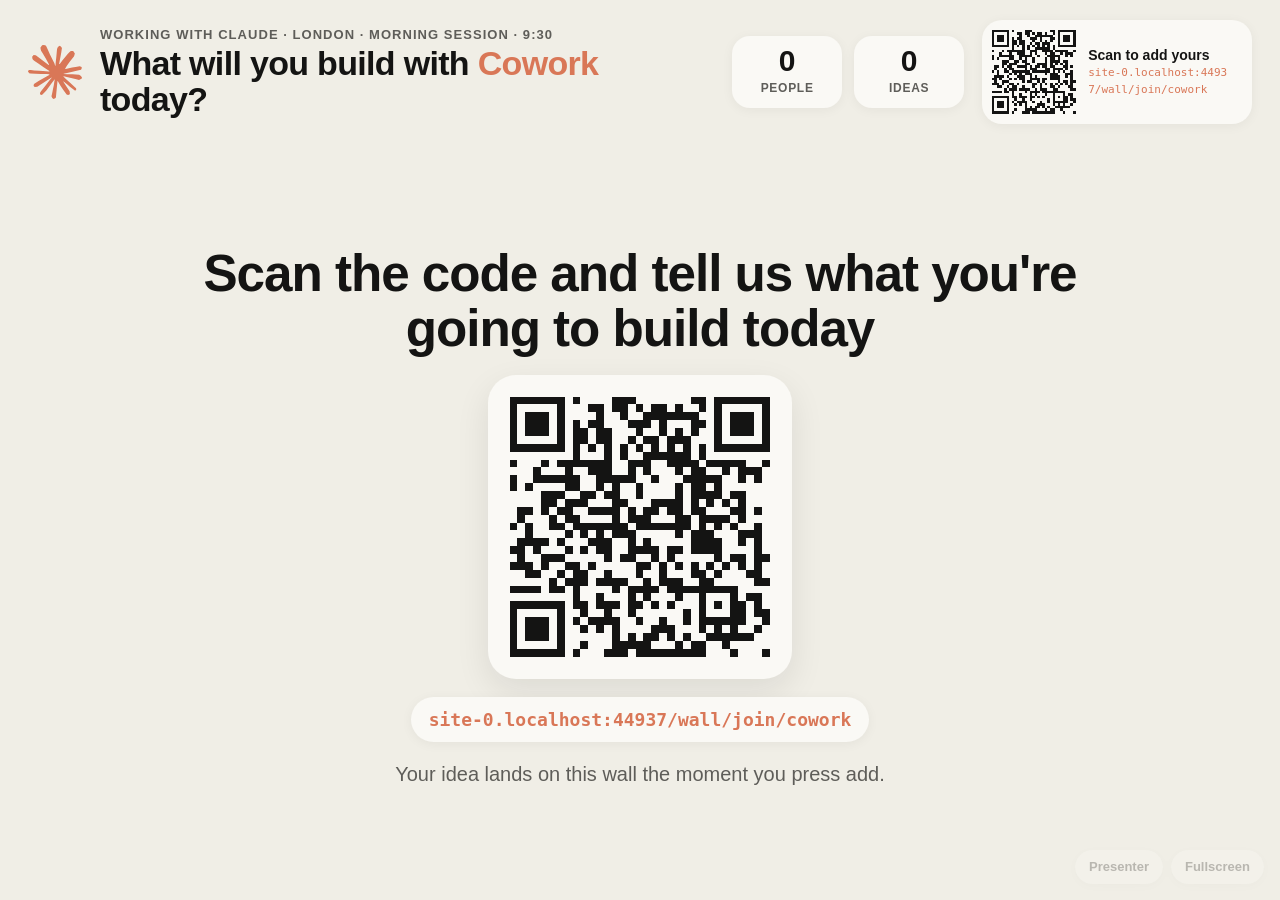
<file: wall/board/cowork/index.html>
<!doctype html>
<html lang="en">
<head>
<meta charset="utf-8">
<meta name="viewport" content="width=device-width, initial-scale=1">
<meta name="robots" content="noindex">
<title>Build Wall · Cowork board</title>
<style>
  :root{
    /* Claude brand: Ivory canvas, Slate ink, Clay accent, warm tints for the cards */
    --canvas:#F0EEE6; --card:#FAF9F5; --ink:#141413; --muted:#5E5D59; --line:#E3DFD3;
    --accent:#D97757; --accent-ink:#FAF9F5; --accent-soft:#F6E3D7;
    --tint-clay:#F5DCCB; --tint-oat:#EAE3D1; --tint-sage:#DCE5D6; --tint-sky:#D8E2EC; --tint-sand:#F2E5C4;
    --radius:24px; --shadow:0 12px 34px rgba(20,20,19,.09);
  }
  *{box-sizing:border-box}
  html,body{margin:0;height:100%;background:var(--canvas);color:var(--ink);font:16px/1.4 -apple-system,BlinkMacSystemFont,"Inter","Segoe UI",Roboto,Helvetica,Arial,sans-serif;-webkit-font-smoothing:antialiased}
  body{display:flex;flex-direction:column;overflow:hidden}
  header{display:flex;align-items:center;gap:18px;padding:20px 28px 10px}
  .brand .eyebrow{font-size:13px;font-weight:700;letter-spacing:.08em;text-transform:uppercase;color:var(--muted)}
  .brand h1{margin:2px 0 0;font-size:34px;letter-spacing:-.02em;font-weight:800;line-height:1.05}
  .brand h1 span{color:var(--accent)}
  .stats{display:flex;gap:12px;margin-left:auto}
  .stat{background:var(--card);border-radius:18px;padding:10px 18px;box-shadow:0 2px 12px rgba(20,20,19,.05);text-align:center;min-width:110px}
  .stat b{display:block;font-size:30px;font-weight:800;line-height:1;font-variant-numeric:tabular-nums;transition:transform .2s}
  .stat b.bump{transform:scale(1.2);color:var(--accent)}
  .stat small{color:var(--muted);font-weight:600;font-size:12px;text-transform:uppercase;letter-spacing:.06em}
  .qr{background:var(--card);border-radius:20px;padding:10px 14px 10px 10px;box-shadow:0 2px 12px rgba(20,20,19,.05);display:flex;align-items:center;gap:12px;cursor:pointer;transition:transform .3s}
  .qr:hover{transform:scale(1.03)}
  .qr .code{width:84px;height:84px;display:grid;place-items:center}
  .qr .code canvas,.qr .code img{width:84px!important;height:84px!important}
  .qr .code table{transform:scale(.3);transform-origin:top left}
  .qr .txt{font-size:13px;color:var(--muted);line-height:1.3;max-width:150px}
  .qr .txt b{display:block;color:var(--ink);font-size:14px}
  .qr .txt code{font-size:11px;color:var(--accent);word-break:break-all}
  main{flex:1;position:relative;overflow:hidden;padding:8px 28px 28px}
  .wall{display:grid;gap:16px;grid-template-columns:repeat(auto-fill,minmax(300px,1fr));align-content:start;height:100%;overflow:hidden}
  .wall[data-density="2"]{grid-template-columns:repeat(auto-fill,minmax(240px,1fr));gap:14px}
  .wall[data-density="3"]{grid-template-columns:repeat(auto-fill,minmax(180px,1fr));gap:10px}
  .card{background:var(--fill,#fff);border-radius:var(--radius);padding:22px 22px 18px;box-shadow:var(--shadow);position:relative;transform:rotate(var(--rot,0deg));animation:land .6s cubic-bezier(.2,.9,.25,1.25) both;display:flex;flex-direction:column;gap:12px;min-height:170px}
  .wall[data-density="2"] .card{padding:18px 18px 14px;min-height:140px;border-radius:20px}
  .wall[data-density="3"] .card{padding:12px 14px 10px;min-height:0;border-radius:16px;gap:8px}
  @keyframes land{0%{transform:scale(.4) rotate(-8deg) translateY(40px);opacity:0}70%{opacity:1}100%{transform:rotate(var(--rot,0deg));opacity:1}}
  .card .t{font-size:24px;font-weight:700;line-height:1.25;letter-spacing:-.01em;overflow-wrap:anywhere}
  .wall[data-density="2"] .card .t{font-size:19px}
  .wall[data-density="3"] .card .t{font-size:15px;font-weight:600}
  .card .who{display:flex;align-items:center;gap:8px;margin-top:auto;color:var(--muted);font-size:13px;font-weight:700}
  .card .who i{width:24px;height:24px;border-radius:50%;background:rgba(20,20,19,.08);display:grid;place-items:center;font-style:normal;font-size:12px;color:var(--ink)}
  .wall[data-density="3"] .card .who{font-size:12px}
  .card.new::after{content:"NEW";position:absolute;top:-8px;right:14px;background:var(--accent);color:var(--accent-ink);font-size:11px;font-weight:800;letter-spacing:.08em;padding:4px 8px;border-radius:999px;box-shadow:0 4px 12px rgba(217,119,87,.4);animation:tag 8s forwards}
  .card.new{box-shadow:0 0 0 3px var(--accent),var(--shadow)}
  @keyframes tag{0%,85%{opacity:1}100%{opacity:0}}
  .card .hide{position:absolute;top:8px;left:8px;width:26px;height:26px;border-radius:50%;border:0;background:var(--card);color:var(--muted);cursor:pointer;opacity:0;transition:.15s;font-size:16px;line-height:1}
  body.admin .card:hover .hide{opacity:1}
  .card .hide:hover{background:#FFE0DC;color:#C0392B}
  /* Empty state */
  .empty{position:absolute;inset:0;display:flex;flex-direction:column;align-items:center;justify-content:center;gap:18px;text-align:center;padding:20px;transition:opacity .5s}
  .empty.gone{opacity:0;pointer-events:none}
  .empty h2{font-size:clamp(30px,4vw,52px);margin:0;letter-spacing:-.02em;font-weight:800;max-width:900px;line-height:1.08}
  .empty p{margin:0;color:var(--muted);font-size:20px}
  .empty .bigqr{background:var(--card);padding:22px;border-radius:28px;box-shadow:var(--shadow);animation:float 3.5s ease-in-out infinite}
  .empty .bigqr .code{width:260px;height:260px}
  .empty .bigqr .code canvas,.empty .bigqr .code img{width:260px!important;height:260px!important}
  .empty .url{font-family:ui-monospace,SFMono-Regular,Menlo,monospace;background:var(--card);padding:10px 18px;border-radius:999px;font-weight:700;color:var(--accent);font-size:18px;box-shadow:0 2px 12px rgba(20,20,19,.05)}
  @keyframes float{0%,100%{transform:translateY(0)}50%{transform:translateY(-10px)}}
  /* Presenter bar */
  .bar{position:fixed;right:16px;bottom:16px;display:flex;gap:8px;align-items:center;opacity:.25;transition:opacity .2s}
  .bar:hover,.bar:focus-within{opacity:1}
  .bar button,.bar a{font:inherit;font-size:13px;font-weight:700;border:0;border-radius:999px;padding:8px 14px;background:var(--card);color:var(--ink);cursor:pointer;box-shadow:0 2px 12px rgba(20,20,19,.08);text-decoration:none}
  .bar button.danger{color:#C0392B}
  .bar .ok{color:#1E9E6A}
  .modal{position:fixed;inset:0;background:rgba(20,20,19,.45);display:none;place-items:center;z-index:100}
  .modal.show{display:grid}
  .modal .box{background:var(--card);border-radius:22px;padding:24px;width:min(420px,92vw);box-shadow:var(--shadow)}
  .modal h3{margin:0 0 6px;font-size:20px}
  .modal p{margin:0 0 14px;color:var(--muted);font-size:14px}
  .modal input{width:100%;font:inherit;font-size:17px;border:2px solid var(--line);border-radius:14px;padding:12px 14px;outline:none}
  .modal input:focus{border-color:var(--accent)}
  .modal .actions{display:flex;gap:8px;justify-content:flex-end;margin-top:14px}
  .modal .actions button{font:inherit;font-weight:700;border:0;border-radius:999px;padding:10px 16px;cursor:pointer;background:var(--canvas)}
  .modal .actions button.primary{background:var(--accent);color:var(--accent-ink)}
  .modal .actions button.danger{background:#C0392B;color:#fff}
  .modal .err{color:#C0392B;font-size:13px;min-height:16px;margin-top:8px}
  .qrmodal .box{width:auto;text-align:center}
  .qrmodal .code{width:min(60vh,520px);height:min(60vh,520px);margin:0 auto 12px}
  .qrmodal .code canvas,.qrmodal .code img{width:100%!important;height:100%!important}
  .qrmodal .url{font-family:ui-monospace,Menlo,monospace;font-weight:700;color:var(--accent);font-size:22px}
  .spark{display:inline-block;width:var(--spark,26px);height:var(--spark,26px);color:var(--accent);vertical-align:middle;transform-origin:50% 50%;animation:spark-in .9s cubic-bezier(.34,1.56,.64,1) both,spark-idle 7s ease-in-out 1.4s infinite}
  .spark svg{width:100%;height:100%;display:block}
  .spark.pop{animation:spark-in .9s cubic-bezier(.34,1.56,.64,1) both}
  @keyframes spark-in{0%{transform:scale(0)}55%{transform:scale(1.18)}75%{transform:scale(.94) rotate(-3deg)}100%{transform:scale(1) rotate(0)}}
  @keyframes spark-idle{0%,100%{transform:scale(1) rotate(0)}50%{transform:scale(1.06) rotate(2deg)}}
  .working{--s:22px;display:inline-block;width:var(--s);height:var(--s);background:currentColor;-webkit-mask:url(../../lib/spark-working.svg) 0 0/var(--s) auto no-repeat;mask:url(../../lib/spark-working.svg) 0 0/var(--s) auto no-repeat;animation:working .93s steps(28) infinite;vertical-align:-4px;margin-right:8px}
  @keyframes working{to{-webkit-mask-position:0 calc(var(--s) * -28);mask-position:0 calc(var(--s) * -28)}}
  .clawd{display:inline-block;width:48px;height:32px;image-rendering:pixelated;animation:clawd-bob 1.6s ease-in-out infinite;vertical-align:middle;margin-left:6px}
  .clawd svg{width:100%;height:100%;display:block;shape-rendering:crispEdges}
  @keyframes clawd-bob{0%,100%{transform:translateY(0)}50%{transform:translateY(-4px)}}
  @media (prefers-reduced-motion:reduce){.spark,.working,.clawd{animation:none}}
</style>
</head>
<body>
  <header>
    <i class="spark" id="spark" style="--spark:54px"><svg xmlns="http://www.w3.org/2000/svg" viewBox="0 0 24 24" >
  
  <path fill="#d97757" d="M11.376 24L10.776 23.544L10.44 22.8L10.776 21.312L11.16 19.392L11.472 17.856L11.76 15.96L11.928 15.336L11.904 15.288L11.784 15.312L10.344 17.28L8.16 20.232L6.432 22.056L6.024 22.224L5.304 21.864L5.376 21.192L5.784 20.616L8.16 17.568L9.6 15.672L10.536 14.592L10.512 14.448H10.464L4.128 18.576L3 18.72L2.496 18.264L2.568 17.52L2.808 17.28L4.704 15.96L9.432 13.32L9.504 13.08L9.432 12.96H9.192L8.4 12.912L5.712 12.84L3.384 12.744L1.104 12.624L0.528 12.504L0 11.784L0.048 11.424L0.528 11.112L1.224 11.16L2.736 11.28L5.016 11.424L6.672 11.52L9.12 11.784H9.504L9.552 11.616L9.432 11.52L9.336 11.424L6.96 9.84L4.416 8.16L3.072 7.176L2.352 6.672L1.992 6.216L1.848 5.208L2.496 4.488L3.384 4.56L3.6 4.608L4.488 5.304L6.384 6.768L8.88 8.616L9.24 8.904L9.408 8.808V8.736L9.24 8.472L7.896 6.024L6.456 3.528L5.808 2.496L5.64 1.872C5.576 1.656 5.544 1.416 5.544 1.152L6.288 0.144001L6.696 0L7.704 0.144001L8.112 0.504001L8.736 1.92L9.72 4.152L11.28 7.176L11.736 8.088L11.976 8.904L12.072 9.168H12.24V9.024L12.36 7.296L12.6 5.208L12.84 2.52L12.912 1.752L13.296 0.840001L14.04 0.360001L14.616 0.624001L15.096 1.32L15.024 1.752L14.76 3.6L14.184 6.504L13.824 8.472H14.04L14.28 8.208L15.264 6.912L16.92 4.848L17.64 4.032L18.504 3.12L19.056 2.688H20.088L20.832 3.816L20.496 4.992L19.44 6.336L18.552 7.464L17.28 9.168L16.512 10.536L16.584 10.632H16.752L19.608 10.008L21.168 9.744L22.992 9.432L23.832 9.816L23.928 10.2L23.592 11.016L21.624 11.496L19.32 11.952L15.888 12.768L15.84 12.792L15.888 12.864L17.424 13.008L18.096 13.056H19.728L22.752 13.272L23.544 13.8L24 14.424L23.928 14.928L22.704 15.528L21.072 15.144L17.232 14.232L15.936 13.92H15.744V14.016L16.848 15.096L18.84 16.896L21.36 19.224L21.48 19.8L21.168 20.28L20.832 20.232L18.624 18.552L17.76 17.808L15.84 16.2H15.72V16.368L16.152 17.016L18.504 20.544L18.624 21.624L18.456 21.96L17.832 22.176L17.184 22.056L15.792 20.136L14.376 17.952L13.224 16.008L13.104 16.104L12.408 23.352L12.096 23.712L11.376 24Z"/>
</svg></i>
    <div class="brand">
      <div class="eyebrow">Working with Claude · London · Morning session · 9:30</div>
      <h1>What will you build with <span>Cowork</span> today?</h1>
    </div>
    <div class="stats">
      <div class="stat"><b id="people">0</b><small>people</small></div>
      <div class="stat"><b id="count">0</b><small>ideas</small></div>
    </div>
    <div class="qr" id="qrSmall" title="Click to enlarge">
      <div class="code" id="qr1"></div>
      <div class="txt"><b>Scan to add yours</b><code id="url1"></code></div>
    </div>
  </header>
  <main>
    <div class="empty" id="empty">
      <h2>Scan the code and tell us what you're going to build today</h2>
      <div class="bigqr"><div class="code" id="qr2"></div></div>
      <div class="url" id="url2"></div>
      <p>Your idea lands on this wall the moment you press add.</p>
    </div>
    <div class="wall" id="wall" data-density="1"></div>
  </main>

  <div class="bar" id="bar">
    <span id="who" class="ok"></span>
    <button id="btnKey" type="button">Presenter</button>
    <a id="btnCsv" href="#" style="display:none">Export CSV</a>
    <button id="btnReset" class="danger" type="button" style="display:none">Reset wall</button>
    <button id="btnFull" type="button">Fullscreen</button>
  </div>

  <div class="modal" id="keyModal"><div class="box">
    <h3>Presenter key</h3><p>Unlocks hiding cards, CSV export and reset. Kept for this tab only.</p>
    <input id="keyInput" type="password" placeholder="Admin key" autocomplete="off">
    <div class="err" id="keyErr"></div>
    <div class="actions"><button type="button" id="keyCancel">Cancel</button><button type="button" class="primary" id="keyOk">Unlock</button></div>
  </div></div>
  <div class="modal" id="resetModal"><div class="box">
    <h3>Clear the wall?</h3><p>Every card for this session goes away (kept in the export). Type <b>clear</b> to confirm.</p>
    <input id="resetInput" placeholder="clear" autocomplete="off">
    <div class="actions"><button type="button" id="resetCancel">Cancel</button><button type="button" class="danger" id="resetOk">Clear the wall</button></div>
  </div></div>
  <div class="modal qrmodal" id="qrModal"><div class="box"><div class="code" id="qr3"></div><div class="url" id="url3"></div></div></div>

<script src="../../lib/qrcode.min.js"></script>
<script src="../../config.js"></script>
<script src="../../lib/api.js"></script>
<script>
(() => {
  const KEY = 'cowork';
  const BW = window.BuildWall;
  const $ = (id) => document.getElementById(id);
  const joinUrl = new URL('../../join/' + KEY + '/', location.href).href;
  const shortUrl = joinUrl.replace(/^https?:\/\//, '').replace(/\/$/, '');
  ['url1', 'url2', 'url3'].forEach((id) => { $(id).textContent = shortUrl; });
  const mkQr = (id, size) => { try { new QRCode($(id), { text: joinUrl, width: size, height: size, colorDark: '#141413', colorLight: '#FAF9F5', correctLevel: QRCode.CorrectLevel.M }); } catch (e) { $(id).textContent = joinUrl; } };
  mkQr('qr1', 84); mkQr('qr2', 260); mkQr('qr3', 520);

  const fills = ['var(--tint-clay)', 'var(--tint-oat)', 'var(--tint-sage)', 'var(--tint-sand)', 'var(--tint-sky)'];
  const seen = new Map(); // id -> element
  let admin = false, key = null;
  try { key = sessionStorage.getItem('bw-admin-key'); } catch {}

  function hashCode(s) { let h = 0; for (let i = 0; i < s.length; i++) h = (h * 31 + s.charCodeAt(i)) | 0; return Math.abs(h); }
  function card(a, isNew) {
    const c = document.createElement('article'); c.className = 'card' + (isNew ? ' new' : '');
    const h = hashCode(a.id);
    c.style.setProperty('--fill', fills[h % fills.length]);
    c.style.setProperty('--rot', ((h % 5) - 2) * 0.6 + 'deg');
    const t = document.createElement('div'); t.className = 't'; t.textContent = a.text;
    const w = document.createElement('div'); w.className = 'who';
    const i = document.createElement('i'); i.textContent = (a.name || '?').trim().charAt(0).toUpperCase();
    const n = document.createElement('span'); n.textContent = a.name;
    w.append(i, n);
    const hide = document.createElement('button'); hide.className = 'hide'; hide.type = 'button'; hide.title = 'Hide this card'; hide.textContent = '×';
    hide.addEventListener('click', async () => { try { await BW.hide(key, a.id); } catch (e) {} refresh(true); });
    c.append(hide, t, w);
    if (isNew) setTimeout(() => c.classList.remove('new'), 8000);
    return c;
  }
  function bump(id, v) { const el = $(id); if (el.textContent !== String(v)) { el.textContent = v; el.classList.add('bump'); setTimeout(() => el.classList.remove('bump'), 250); } }
  let first = true;
  async function refresh(full) {
    let d;
    try { const w = await BW.wall(KEY); d = { answers: w.answers.map((a) => ({ id: a.id, name: a.name, text: a.text, ts: Date.parse(a.created_at) })), count: w.count, people: w.people }; } catch (e) { return; }
    const wall = $('wall');
    const ids = new Set(d.answers.map((a) => a.id));
    for (const [id, el] of seen) if (!ids.has(id)) { el.remove(); seen.delete(id); }
    for (const a of d.answers) {
      if (seen.has(a.id)) continue;
      const el = card(a, !first);
      wall.prepend(el); seen.set(a.id, el);
      if (!first) { const sp = $('spark'); sp.classList.remove('pop'); void sp.offsetWidth; sp.classList.add('pop'); }
    }
    first = false;
    bump('count', d.count); bump('people', d.people);
    $('empty').classList.toggle('gone', d.answers.length > 0);
    const n = d.answers.length;
    wall.dataset.density = n > 28 ? '3' : n > 10 ? '2' : '1';
    // Keep the newest cards visible: drop the oldest from the DOM if the wall overflows.
    let guard = 0;
    while (wall.scrollHeight > wall.clientHeight + 4 && wall.children.length > 6 && guard++ < 200) {
      const last = wall.lastElementChild; last.remove();
      for (const [id, el] of seen) if (el === last) seen.delete(id);
    }
  }
  refresh(); setInterval(refresh, 3000);
  if (!BW.configured) { const h = $('empty').querySelector('h2'); h.textContent = 'Not connected to the database yet: fill in config.js and rebuild.'; }

  // Presenter controls
  async function checkAdmin() {
    try { admin = key ? (await BW.presenterOk(key)) === true : false; } catch (e) { admin = false; }
    document.body.classList.toggle('admin', admin);
    $('btnCsv').style.display = admin ? '' : 'none'; $('btnReset').style.display = admin ? '' : 'none';
    $('btnKey').style.display = admin ? 'none' : ''; $('who').textContent = admin ? '● presenter' : '';
  }
  $('btnCsv').addEventListener('click', async (e) => {
    e.preventDefault();
    let rows; try { rows = await BW.exportRows(key, KEY); } catch (e) { return; }
    const blob = new Blob([BW.csv(rows)], { type: 'text/csv' }); const a = document.createElement('a'); a.href = URL.createObjectURL(blob); a.download = 'build-wall-' + KEY + '.csv'; a.click();
  });
  $('btnKey').addEventListener('click', () => { $('keyModal').classList.add('show'); $('keyInput').focus(); });
  $('keyCancel').addEventListener('click', () => $('keyModal').classList.remove('show'));
  async function tryKey() {
    key = $('keyInput').value.trim(); await checkAdmin();
    if (admin) { try { sessionStorage.setItem('bw-admin-key', key); } catch {} $('keyModal').classList.remove('show'); }
    else { key = null; $('keyErr').textContent = 'That key did not work.'; }
  }
  $('keyOk').addEventListener('click', tryKey);
  $('keyInput').addEventListener('keydown', (e) => { if (e.key === 'Enter') tryKey(); });
  $('btnReset').addEventListener('click', () => { $('resetModal').classList.add('show'); $('resetInput').value = ''; $('resetInput').focus(); });
  $('resetCancel').addEventListener('click', () => $('resetModal').classList.remove('show'));
  $('resetOk').addEventListener('click', async () => {
    if ($('resetInput').value.trim().toLowerCase() !== 'clear') return;
    try { await BW.reset(key, KEY); } catch (e) {}
    $('resetModal').classList.remove('show'); refresh();
  });
  $('btnFull').addEventListener('click', () => { if (document.fullscreenElement) document.exitFullscreen(); else document.documentElement.requestFullscreen(); });
  $('qrSmall').addEventListener('click', () => $('qrModal').classList.add('show'));
  $('qrModal').addEventListener('click', () => $('qrModal').classList.remove('show'));
  document.addEventListener('keydown', (e) => { if (e.key === 'Escape') document.querySelectorAll('.modal.show').forEach((m) => m.classList.remove('show')); if (e.key === 'q') $('qrModal').classList.toggle('show'); });
  checkAdmin();
})();
</script>
</body>
</html>
</file>
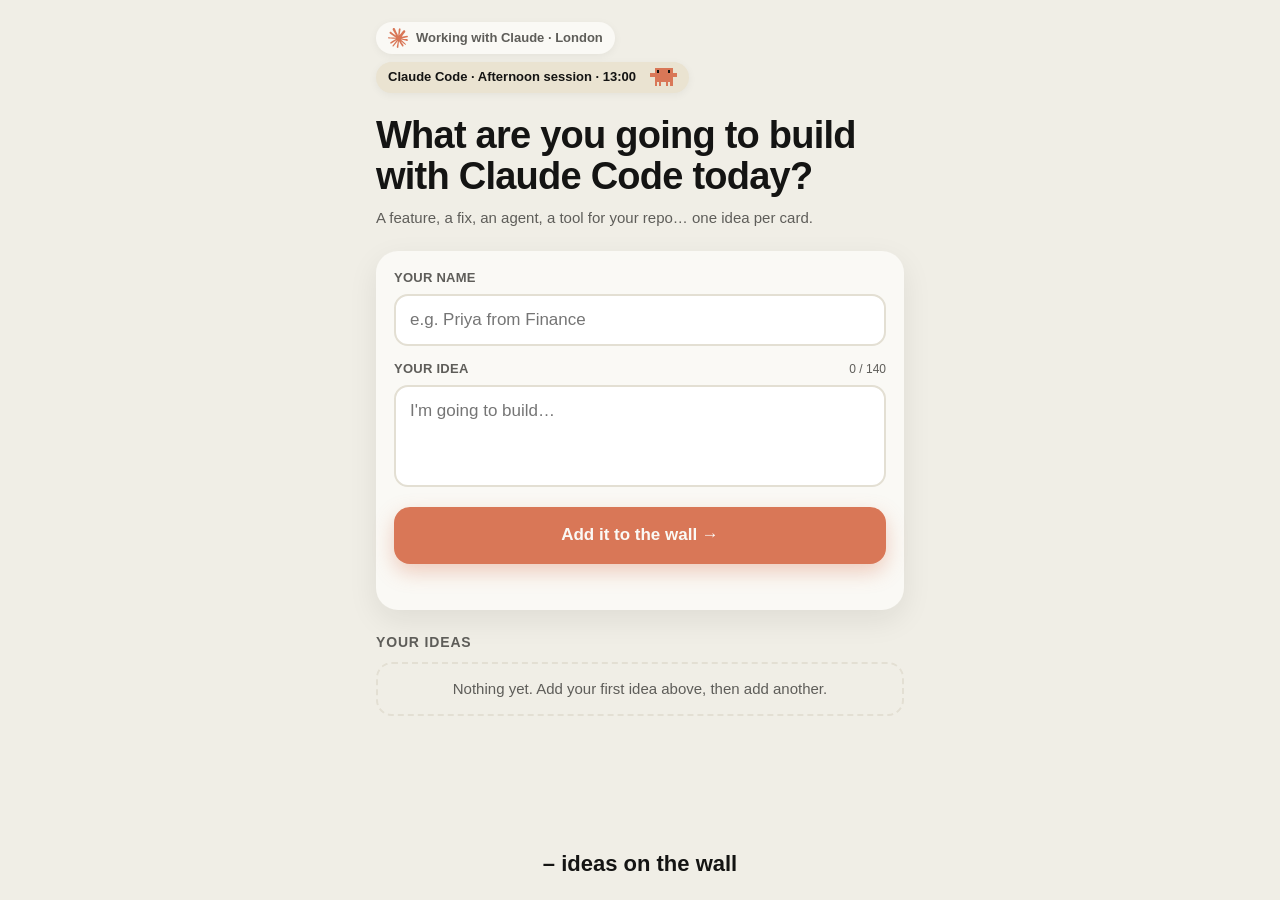
<file: wall/join/code/index.html>
<!doctype html>
<html lang="en">
<head>
<meta charset="utf-8">
<meta name="viewport" content="width=device-width, initial-scale=1, viewport-fit=cover">
<meta name="robots" content="noindex">
<title>Build Wall · Claude Code</title>
<style>
  :root{
    /* Claude brand: Ivory canvas, Slate ink, Clay accent, warm tints for the cards */
    --canvas:#F0EEE6; --card:#FAF9F5; --ink:#141413; --muted:#5E5D59; --line:#E3DFD3;
    --accent:#D97757; --accent-ink:#FAF9F5; --accent-soft:#F6E3D7;
    --tint-clay:#F5DCCB; --tint-oat:#EAE3D1; --tint-sage:#DCE5D6; --tint-sky:#D8E2EC; --tint-sand:#F2E5C4;
    --radius:22px; --shadow:0 10px 30px rgba(20,20,19,.08);
  }
  *{box-sizing:border-box}
  html,body{margin:0;background:var(--canvas);color:var(--ink);font:16px/1.45 -apple-system,BlinkMacSystemFont,"Inter","Segoe UI",Roboto,Helvetica,Arial,sans-serif;-webkit-font-smoothing:antialiased}
  body{min-height:100dvh;display:flex;flex-direction:column;padding:16px 16px calc(24px + env(safe-area-inset-bottom));max-width:560px;margin:0 auto;overflow-x:hidden}
  .top{display:flex;gap:8px;align-items:center;flex-wrap:wrap;margin:6px 0 22px}
  .pill{display:inline-flex;align-items:center;gap:8px;padding:6px 12px;border-radius:999px;background:var(--card);font-size:13px;font-weight:600;color:var(--muted);box-shadow:0 2px 8px rgba(20,20,19,.05)}
  .pill.session{background:var(--tint-oat);color:var(--ink)}
  h1{font-size:clamp(28px,7.5vw,38px);line-height:1.08;letter-spacing:-.02em;margin:0 0 10px;font-weight:800}
  h1 em{font-style:normal;color:var(--accent)}
  .hint{color:var(--muted);margin:0 0 22px;font-size:15px}
  .card{background:var(--card);border-radius:var(--radius);box-shadow:var(--shadow);padding:18px}
  label{display:block;font-size:13px;font-weight:700;color:var(--muted);margin:0 0 6px;letter-spacing:.02em;text-transform:uppercase}
  input,textarea{width:100%;font:inherit;font-size:17px;border:2px solid var(--line);border-radius:14px;padding:12px 14px;background:#fff;color:var(--ink);outline:none;transition:border-color .15s,box-shadow .15s;resize:none}
  input:focus,textarea:focus{border-color:var(--accent);box-shadow:0 0 0 4px rgba(217,119,87,.18);background:#fff}
  .field{margin-bottom:14px}
  .row{display:flex;justify-content:space-between;align-items:baseline}
  .count{font-size:12px;color:var(--muted);font-variant-numeric:tabular-nums}
  button.primary{width:100%;font:inherit;font-weight:800;font-size:17px;border:0;border-radius:16px;padding:16px;background:var(--accent);color:var(--accent-ink);cursor:pointer;box-shadow:0 8px 20px rgba(217,119,87,.35);transition:transform .12s,box-shadow .12s,opacity .2s;position:relative}
  button.primary:active{transform:scale(.98)}
  button.primary[disabled]{opacity:.6;cursor:default}
  .err{color:#C0392B;font-size:14px;margin:10px 0 0;min-height:18px}
  .mine{margin-top:22px}
  .mine h2{font-size:14px;color:var(--muted);text-transform:uppercase;letter-spacing:.06em;margin:0 0 10px;font-weight:700}
  .chips{display:flex;flex-direction:column;gap:10px}
  .chip{display:flex;align-items:flex-start;gap:10px;background:var(--card);border-radius:16px;padding:12px 12px 12px 14px;box-shadow:0 2px 10px rgba(20,20,19,.05);animation:pop .45s cubic-bezier(.2,.9,.3,1.3)}
  .chip .t{flex:1;font-weight:600;font-size:16px;line-height:1.35}
  .chip .swatch{width:10px;align-self:stretch;border-radius:6px;flex:none}
  .chip button{border:0;background:var(--canvas);color:var(--muted);width:30px;height:30px;border-radius:50%;font-size:18px;line-height:1;cursor:pointer;flex:none}
  .chip button:hover{background:#FFE0DC;color:#C0392B}
  @keyframes pop{0%{transform:scale(.7) translateY(10px);opacity:0}100%{transform:none;opacity:1}}
  .empty{color:var(--muted);font-size:15px;background:transparent;border:2px dashed var(--line);border-radius:16px;padding:14px;text-align:center}
  .live{margin-top:auto;padding-top:26px;text-align:center;color:var(--muted);font-size:14px}
  .live strong{color:var(--ink);font-size:22px;font-weight:800;display:block;line-height:1.1}
  .live .n{font-variant-numeric:tabular-nums;transition:transform .2s}
  .live .n.bump{transform:scale(1.25);color:var(--accent)}
  .toast{position:fixed;left:50%;bottom:24px;transform:translateX(-50%) translateY(20px);background:var(--ink);color:var(--card);padding:12px 18px;border-radius:999px;font-weight:700;opacity:0;transition:.25s;pointer-events:none;white-space:nowrap}
  .toast.show{opacity:1;transform:translateX(-50%)}
  .confetti{position:fixed;inset:0;pointer-events:none;overflow:hidden;z-index:50}
  .confetti i{position:absolute;left:50%;top:60%;width:10px;height:14px;border-radius:3px;animation:fly 1.1s cubic-bezier(.1,.8,.3,1) forwards;opacity:0}
  @keyframes fly{0%{transform:translate(0,0) rotate(0);opacity:1}100%{transform:translate(var(--dx),var(--dy)) rotate(var(--rot));opacity:0}}
  .spark{display:inline-block;width:var(--spark,26px);height:var(--spark,26px);color:var(--accent);vertical-align:middle;transform-origin:50% 50%;animation:spark-in .9s cubic-bezier(.34,1.56,.64,1) both,spark-idle 7s ease-in-out 1.4s infinite}
  .spark svg{width:100%;height:100%;display:block}
  .spark.pop{animation:spark-in .9s cubic-bezier(.34,1.56,.64,1) both}
  @keyframes spark-in{0%{transform:scale(0)}55%{transform:scale(1.18)}75%{transform:scale(.94) rotate(-3deg)}100%{transform:scale(1) rotate(0)}}
  @keyframes spark-idle{0%,100%{transform:scale(1) rotate(0)}50%{transform:scale(1.06) rotate(2deg)}}
  .working{--s:22px;display:inline-block;width:var(--s);height:var(--s);background:currentColor;-webkit-mask:url(../../lib/spark-working.svg) 0 0/var(--s) auto no-repeat;mask:url(../../lib/spark-working.svg) 0 0/var(--s) auto no-repeat;animation:working .93s steps(28) infinite;vertical-align:-4px;margin-right:8px}
  .working[hidden]{display:none}
  @keyframes working{to{-webkit-mask-position:0 calc(var(--s) * -28);mask-position:0 calc(var(--s) * -28)}}
  .clawd{display:inline-block;width:27px;height:18px;image-rendering:pixelated;animation:clawd-bob 1.6s ease-in-out infinite;vertical-align:middle;margin-left:6px}
  .clawd svg{width:100%;height:100%;display:block;shape-rendering:crispEdges}
  @keyframes clawd-bob{0%,100%{transform:translateY(0)}50%{transform:translateY(-4px)}}
  @media (prefers-reduced-motion:reduce){.spark,.working,.clawd{animation:none}}
</style>
</head>
<body>
  <div class="top">
    <span class="pill"><i class="spark" style="--spark:20px"><svg xmlns="http://www.w3.org/2000/svg" viewBox="0 0 24 24" >
  
  <path fill="#d97757" d="M11.376 24L10.776 23.544L10.44 22.8L10.776 21.312L11.16 19.392L11.472 17.856L11.76 15.96L11.928 15.336L11.904 15.288L11.784 15.312L10.344 17.28L8.16 20.232L6.432 22.056L6.024 22.224L5.304 21.864L5.376 21.192L5.784 20.616L8.16 17.568L9.6 15.672L10.536 14.592L10.512 14.448H10.464L4.128 18.576L3 18.72L2.496 18.264L2.568 17.52L2.808 17.28L4.704 15.96L9.432 13.32L9.504 13.08L9.432 12.96H9.192L8.4 12.912L5.712 12.84L3.384 12.744L1.104 12.624L0.528 12.504L0 11.784L0.048 11.424L0.528 11.112L1.224 11.16L2.736 11.28L5.016 11.424L6.672 11.52L9.12 11.784H9.504L9.552 11.616L9.432 11.52L9.336 11.424L6.96 9.84L4.416 8.16L3.072 7.176L2.352 6.672L1.992 6.216L1.848 5.208L2.496 4.488L3.384 4.56L3.6 4.608L4.488 5.304L6.384 6.768L8.88 8.616L9.24 8.904L9.408 8.808V8.736L9.24 8.472L7.896 6.024L6.456 3.528L5.808 2.496L5.64 1.872C5.576 1.656 5.544 1.416 5.544 1.152L6.288 0.144001L6.696 0L7.704 0.144001L8.112 0.504001L8.736 1.92L9.72 4.152L11.28 7.176L11.736 8.088L11.976 8.904L12.072 9.168H12.24V9.024L12.36 7.296L12.6 5.208L12.84 2.52L12.912 1.752L13.296 0.840001L14.04 0.360001L14.616 0.624001L15.096 1.32L15.024 1.752L14.76 3.6L14.184 6.504L13.824 8.472H14.04L14.28 8.208L15.264 6.912L16.92 4.848L17.64 4.032L18.504 3.12L19.056 2.688H20.088L20.832 3.816L20.496 4.992L19.44 6.336L18.552 7.464L17.28 9.168L16.512 10.536L16.584 10.632H16.752L19.608 10.008L21.168 9.744L22.992 9.432L23.832 9.816L23.928 10.2L23.592 11.016L21.624 11.496L19.32 11.952L15.888 12.768L15.84 12.792L15.888 12.864L17.424 13.008L18.096 13.056H19.728L22.752 13.272L23.544 13.8L24 14.424L23.928 14.928L22.704 15.528L21.072 15.144L17.232 14.232L15.936 13.92H15.744V14.016L16.848 15.096L18.84 16.896L21.36 19.224L21.48 19.8L21.168 20.28L20.832 20.232L18.624 18.552L17.76 17.808L15.84 16.2H15.72V16.368L16.152 17.016L18.504 20.544L18.624 21.624L18.456 21.96L17.832 22.176L17.184 22.056L15.792 20.136L14.376 17.952L13.224 16.008L13.104 16.104L12.408 23.352L12.096 23.712L11.376 24Z"/>
</svg></i>Working with Claude · London</span>
    <span class="pill session">Claude Code · Afternoon session · 13:00 <i class="clawd" title="Clawd"><svg xmlns="http://www.w3.org/2000/svg" viewBox="0 0 12 8"  shape-rendering="crispEdges">
  
  <g fill="#d97757">
    <rect x="0" y="2" width="2.06" height="2"/><rect x="9.94" y="2" width="2.06" height="2"/>   
    <rect x="2" y="0" width="8" height="6.04"/>                                                
    <rect x="2" y="6" width="1" height="2"/><rect x="4" y="6" width="1" height="2"/><rect x="7" y="6" width="1" height="2"/><rect x="9" y="6" width="1" height="2"/>   
  </g>
  <rect x="3" y="1" width="1" height="1" fill="#141413"/><rect x="8" y="1" width="1" height="1" fill="#141413"/>   
</svg></i></span>
  </div>

  <h1 id="q">What are you going to build with Claude Code today?</h1>
  <p class="hint">A feature, a fix, an agent, a tool for your repo… one idea per card.</p>

  <form class="card" id="f" autocomplete="off">
    <div class="field">
      <label for="name">Your name</label>
      <input id="name" name="name" maxlength="40" placeholder="e.g. Priya from Finance" required>
    </div>
    <div class="field">
      <div class="row"><label for="text">Your idea</label><span class="count" id="count">0 / 140</span></div>
      <textarea id="text" name="text" maxlength="140" rows="3" placeholder="I'm going to build…" required></textarea>
    </div>
    <button class="primary" id="go" type="submit"><span class="working" id="goWork" hidden></span><span id="goLabel">Add it to the wall →</span></button>
    <p class="err" id="err" aria-live="polite"></p>
  </form>

  <section class="mine">
    <h2>Your ideas <span id="mineN"></span></h2>
    <div class="chips" id="chips"><div class="empty">Nothing yet. Add your first idea above, then add another.</div></div>
  </section>

  <div class="live"><strong><span class="n" id="liveN">–</span> <span id="liveWord">ideas</span> on the wall</strong><span id="livePeople"></span></div>
  <div class="toast" id="toast"></div>
  <div class="confetti" id="confetti"></div>

<script src="../../config.js"></script>
<script src="../../lib/api.js"></script>
<script>
(() => {
  const KEY = 'code';
  const BW = window.BuildWall;
  const $ = (id) => document.getElementById(id);
  const store = {
    get(k, d) { try { const v = localStorage.getItem(k); return v == null ? d : JSON.parse(v); } catch { return d; } },
    set(k, v) { try { localStorage.setItem(k, JSON.stringify(v)); } catch {} },
  };
  const uuid = BW.uuid;
  let client = store.get('bw-client', null);
  if (!client) { client = uuid(); store.set('bw-client', client); }
  const mineKey = 'bw-mine-' + KEY;
  let mine = store.get(mineKey, []);
  const fills = ['var(--tint-clay)', 'var(--tint-oat)', 'var(--tint-sage)', 'var(--tint-sand)', 'var(--tint-sky)'];

  $('name').value = store.get('bw-name', '');
  const textEl = $('text');
  textEl.addEventListener('input', () => { $('count').textContent = textEl.value.length + ' / 140'; });
  textEl.addEventListener('keydown', (e) => { if (e.key === 'Enter' && !e.shiftKey) { e.preventDefault(); $('f').requestSubmit(); } });

  function renderMine() {
    const box = $('chips');
    box.textContent = '';
    $('mineN').textContent = mine.length ? '(' + mine.length + ')' : '';
    if (!mine.length) { const d = document.createElement('div'); d.className = 'empty'; d.textContent = 'Nothing yet. Add your first idea above, then add another.'; box.appendChild(d); return; }
    mine.slice().reverse().forEach((m, i) => {
      const c = document.createElement('div'); c.className = 'chip';
      const s = document.createElement('span'); s.className = 'swatch'; s.style.background = fills[(mine.length - 1 - i) % fills.length];
      const t = document.createElement('div'); t.className = 't'; t.textContent = m.text;
      const b = document.createElement('button'); b.type = 'button'; b.title = 'Remove'; b.textContent = '×';
      b.addEventListener('click', () => remove(m.id));
      c.append(s, t, b); box.appendChild(c);
    });
  }
  async function remove(id) {
    try { await BW.removeOwn(id, client); } catch {}
    mine = mine.filter((m) => m.id !== id); store.set(mineKey, mine); renderMine(); refresh();
  }
  function toast(msg) { const t = $('toast'); t.textContent = msg; t.classList.add('show'); setTimeout(() => t.classList.remove('show'), 1800); }
  function confetti() {
    const box = $('confetti'); box.textContent = '';
    const colors = ['#D97757', '#EAB48F', '#8FA98C', '#E8C874', '#8FA9C4', '#141413'];
    for (let i = 0; i < 28; i++) {
      const p = document.createElement('i');
      const a = Math.random() * Math.PI * 2, d = 120 + Math.random() * 220;
      p.style.setProperty('--dx', Math.cos(a) * d + 'px'); p.style.setProperty('--dy', (Math.sin(a) * d - 160) + 'px');
      p.style.setProperty('--rot', (Math.random() * 720 - 360) + 'deg'); p.style.background = colors[i % colors.length];
      p.style.animationDelay = (Math.random() * 80) + 'ms'; box.appendChild(p);
    }
    setTimeout(() => { box.textContent = ''; }, 1400);
  }
  $('f').addEventListener('submit', async (e) => {
    e.preventDefault();
    const name = $('name').value.trim(), text = textEl.value.trim();
    $('err').textContent = '';
    if (!name) { $('err').textContent = 'Add your name first.'; $('name').focus(); return; }
    if (!text) { $('err').textContent = 'Write what you are going to build.'; textEl.focus(); return; }
    store.set('bw-name', name);
    const btn = $('go'); btn.disabled = true; $('goWork').hidden = false; $('goLabel').textContent = 'Adding…';
    const id = uuid();
    try {
      await BW.add({ id, session: KEY, name, text, client });
      mine.push({ id, text }); store.set(mineKey, mine); renderMine();
      textEl.value = ''; $('count').textContent = '0 / 140';
      confetti(); toast("It's on the wall ✨"); refresh();
      textEl.focus();
    } catch (e) { $('err').textContent = e && e.status ? e.message : 'No connection. Check the WiFi and try again.'; }
    finally { btn.disabled = false; $('goWork').hidden = true; $('goLabel').textContent = 'Add another idea →'; }
  });
  let lastCount = null;
  function setLive(count, people) {
    const n = $('liveN'); if (lastCount !== null && count !== lastCount) { n.classList.add('bump'); setTimeout(() => n.classList.remove('bump'), 250); }
    lastCount = count; n.textContent = count; $('liveWord').textContent = count === 1 ? 'idea' : 'ideas'; $('livePeople').textContent = people ? 'from ' + people + (people === 1 ? ' person' : ' people') : '';
  }
  async function refresh() { try { const d = await BW.stats(KEY); setLive(d.count, d.people); } catch {} }
  if (!BW.configured) { $('err').textContent = 'This wall is not connected to its database yet (config.js).'; $('go').disabled = true; }
  renderMine(); refresh(); setInterval(refresh, 12000);
})();
</script>
</body>
</html>
</file>
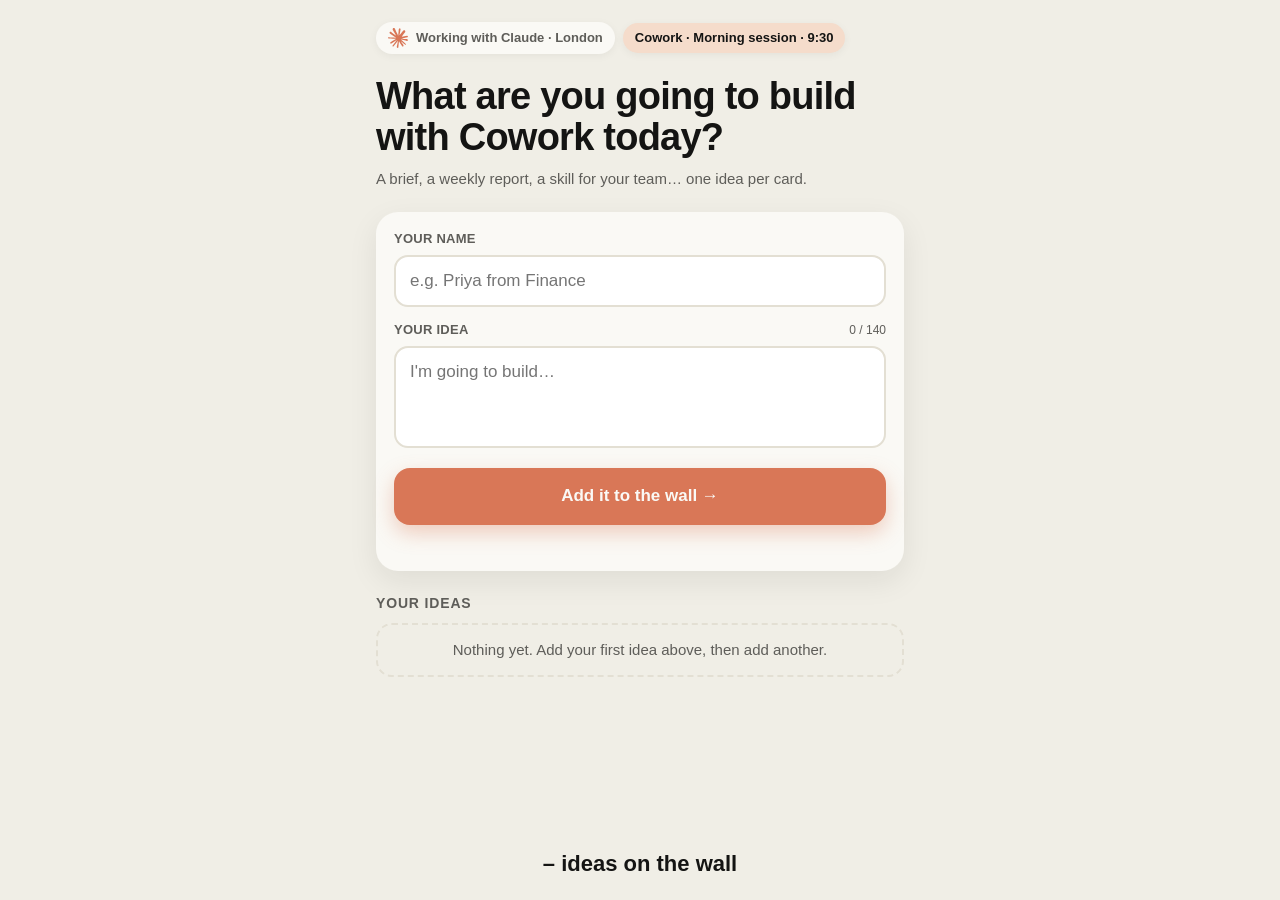
<file: wall/join/cowork/index.html>
<!doctype html>
<html lang="en">
<head>
<meta charset="utf-8">
<meta name="viewport" content="width=device-width, initial-scale=1, viewport-fit=cover">
<meta name="robots" content="noindex">
<title>Build Wall · Cowork</title>
<style>
  :root{
    /* Claude brand: Ivory canvas, Slate ink, Clay accent, warm tints for the cards */
    --canvas:#F0EEE6; --card:#FAF9F5; --ink:#141413; --muted:#5E5D59; --line:#E3DFD3;
    --accent:#D97757; --accent-ink:#FAF9F5; --accent-soft:#F6E3D7;
    --tint-clay:#F5DCCB; --tint-oat:#EAE3D1; --tint-sage:#DCE5D6; --tint-sky:#D8E2EC; --tint-sand:#F2E5C4;
    --radius:22px; --shadow:0 10px 30px rgba(20,20,19,.08);
  }
  *{box-sizing:border-box}
  html,body{margin:0;background:var(--canvas);color:var(--ink);font:16px/1.45 -apple-system,BlinkMacSystemFont,"Inter","Segoe UI",Roboto,Helvetica,Arial,sans-serif;-webkit-font-smoothing:antialiased}
  body{min-height:100dvh;display:flex;flex-direction:column;padding:16px 16px calc(24px + env(safe-area-inset-bottom));max-width:560px;margin:0 auto;overflow-x:hidden}
  .top{display:flex;gap:8px;align-items:center;flex-wrap:wrap;margin:6px 0 22px}
  .pill{display:inline-flex;align-items:center;gap:8px;padding:6px 12px;border-radius:999px;background:var(--card);font-size:13px;font-weight:600;color:var(--muted);box-shadow:0 2px 8px rgba(20,20,19,.05)}
  .pill.session{background:var(--tint-clay);color:var(--ink)}
  h1{font-size:clamp(28px,7.5vw,38px);line-height:1.08;letter-spacing:-.02em;margin:0 0 10px;font-weight:800}
  h1 em{font-style:normal;color:var(--accent)}
  .hint{color:var(--muted);margin:0 0 22px;font-size:15px}
  .card{background:var(--card);border-radius:var(--radius);box-shadow:var(--shadow);padding:18px}
  label{display:block;font-size:13px;font-weight:700;color:var(--muted);margin:0 0 6px;letter-spacing:.02em;text-transform:uppercase}
  input,textarea{width:100%;font:inherit;font-size:17px;border:2px solid var(--line);border-radius:14px;padding:12px 14px;background:#fff;color:var(--ink);outline:none;transition:border-color .15s,box-shadow .15s;resize:none}
  input:focus,textarea:focus{border-color:var(--accent);box-shadow:0 0 0 4px rgba(217,119,87,.18);background:#fff}
  .field{margin-bottom:14px}
  .row{display:flex;justify-content:space-between;align-items:baseline}
  .count{font-size:12px;color:var(--muted);font-variant-numeric:tabular-nums}
  button.primary{width:100%;font:inherit;font-weight:800;font-size:17px;border:0;border-radius:16px;padding:16px;background:var(--accent);color:var(--accent-ink);cursor:pointer;box-shadow:0 8px 20px rgba(217,119,87,.35);transition:transform .12s,box-shadow .12s,opacity .2s;position:relative}
  button.primary:active{transform:scale(.98)}
  button.primary[disabled]{opacity:.6;cursor:default}
  .err{color:#C0392B;font-size:14px;margin:10px 0 0;min-height:18px}
  .mine{margin-top:22px}
  .mine h2{font-size:14px;color:var(--muted);text-transform:uppercase;letter-spacing:.06em;margin:0 0 10px;font-weight:700}
  .chips{display:flex;flex-direction:column;gap:10px}
  .chip{display:flex;align-items:flex-start;gap:10px;background:var(--card);border-radius:16px;padding:12px 12px 12px 14px;box-shadow:0 2px 10px rgba(20,20,19,.05);animation:pop .45s cubic-bezier(.2,.9,.3,1.3)}
  .chip .t{flex:1;font-weight:600;font-size:16px;line-height:1.35}
  .chip .swatch{width:10px;align-self:stretch;border-radius:6px;flex:none}
  .chip button{border:0;background:var(--canvas);color:var(--muted);width:30px;height:30px;border-radius:50%;font-size:18px;line-height:1;cursor:pointer;flex:none}
  .chip button:hover{background:#FFE0DC;color:#C0392B}
  @keyframes pop{0%{transform:scale(.7) translateY(10px);opacity:0}100%{transform:none;opacity:1}}
  .empty{color:var(--muted);font-size:15px;background:transparent;border:2px dashed var(--line);border-radius:16px;padding:14px;text-align:center}
  .live{margin-top:auto;padding-top:26px;text-align:center;color:var(--muted);font-size:14px}
  .live strong{color:var(--ink);font-size:22px;font-weight:800;display:block;line-height:1.1}
  .live .n{font-variant-numeric:tabular-nums;transition:transform .2s}
  .live .n.bump{transform:scale(1.25);color:var(--accent)}
  .toast{position:fixed;left:50%;bottom:24px;transform:translateX(-50%) translateY(20px);background:var(--ink);color:var(--card);padding:12px 18px;border-radius:999px;font-weight:700;opacity:0;transition:.25s;pointer-events:none;white-space:nowrap}
  .toast.show{opacity:1;transform:translateX(-50%)}
  .confetti{position:fixed;inset:0;pointer-events:none;overflow:hidden;z-index:50}
  .confetti i{position:absolute;left:50%;top:60%;width:10px;height:14px;border-radius:3px;animation:fly 1.1s cubic-bezier(.1,.8,.3,1) forwards;opacity:0}
  @keyframes fly{0%{transform:translate(0,0) rotate(0);opacity:1}100%{transform:translate(var(--dx),var(--dy)) rotate(var(--rot));opacity:0}}
  .spark{display:inline-block;width:var(--spark,26px);height:var(--spark,26px);color:var(--accent);vertical-align:middle;transform-origin:50% 50%;animation:spark-in .9s cubic-bezier(.34,1.56,.64,1) both,spark-idle 7s ease-in-out 1.4s infinite}
  .spark svg{width:100%;height:100%;display:block}
  .spark.pop{animation:spark-in .9s cubic-bezier(.34,1.56,.64,1) both}
  @keyframes spark-in{0%{transform:scale(0)}55%{transform:scale(1.18)}75%{transform:scale(.94) rotate(-3deg)}100%{transform:scale(1) rotate(0)}}
  @keyframes spark-idle{0%,100%{transform:scale(1) rotate(0)}50%{transform:scale(1.06) rotate(2deg)}}
  .working{--s:22px;display:inline-block;width:var(--s);height:var(--s);background:currentColor;-webkit-mask:url(../../lib/spark-working.svg) 0 0/var(--s) auto no-repeat;mask:url(../../lib/spark-working.svg) 0 0/var(--s) auto no-repeat;animation:working .93s steps(28) infinite;vertical-align:-4px;margin-right:8px}
  .working[hidden]{display:none}
  @keyframes working{to{-webkit-mask-position:0 calc(var(--s) * -28);mask-position:0 calc(var(--s) * -28)}}
  .clawd{display:inline-block;width:27px;height:18px;image-rendering:pixelated;animation:clawd-bob 1.6s ease-in-out infinite;vertical-align:middle;margin-left:6px}
  .clawd svg{width:100%;height:100%;display:block;shape-rendering:crispEdges}
  @keyframes clawd-bob{0%,100%{transform:translateY(0)}50%{transform:translateY(-4px)}}
  @media (prefers-reduced-motion:reduce){.spark,.working,.clawd{animation:none}}
</style>
</head>
<body>
  <div class="top">
    <span class="pill"><i class="spark" style="--spark:20px"><svg xmlns="http://www.w3.org/2000/svg" viewBox="0 0 24 24" >
  
  <path fill="#d97757" d="M11.376 24L10.776 23.544L10.44 22.8L10.776 21.312L11.16 19.392L11.472 17.856L11.76 15.96L11.928 15.336L11.904 15.288L11.784 15.312L10.344 17.28L8.16 20.232L6.432 22.056L6.024 22.224L5.304 21.864L5.376 21.192L5.784 20.616L8.16 17.568L9.6 15.672L10.536 14.592L10.512 14.448H10.464L4.128 18.576L3 18.72L2.496 18.264L2.568 17.52L2.808 17.28L4.704 15.96L9.432 13.32L9.504 13.08L9.432 12.96H9.192L8.4 12.912L5.712 12.84L3.384 12.744L1.104 12.624L0.528 12.504L0 11.784L0.048 11.424L0.528 11.112L1.224 11.16L2.736 11.28L5.016 11.424L6.672 11.52L9.12 11.784H9.504L9.552 11.616L9.432 11.52L9.336 11.424L6.96 9.84L4.416 8.16L3.072 7.176L2.352 6.672L1.992 6.216L1.848 5.208L2.496 4.488L3.384 4.56L3.6 4.608L4.488 5.304L6.384 6.768L8.88 8.616L9.24 8.904L9.408 8.808V8.736L9.24 8.472L7.896 6.024L6.456 3.528L5.808 2.496L5.64 1.872C5.576 1.656 5.544 1.416 5.544 1.152L6.288 0.144001L6.696 0L7.704 0.144001L8.112 0.504001L8.736 1.92L9.72 4.152L11.28 7.176L11.736 8.088L11.976 8.904L12.072 9.168H12.24V9.024L12.36 7.296L12.6 5.208L12.84 2.52L12.912 1.752L13.296 0.840001L14.04 0.360001L14.616 0.624001L15.096 1.32L15.024 1.752L14.76 3.6L14.184 6.504L13.824 8.472H14.04L14.28 8.208L15.264 6.912L16.92 4.848L17.64 4.032L18.504 3.12L19.056 2.688H20.088L20.832 3.816L20.496 4.992L19.44 6.336L18.552 7.464L17.28 9.168L16.512 10.536L16.584 10.632H16.752L19.608 10.008L21.168 9.744L22.992 9.432L23.832 9.816L23.928 10.2L23.592 11.016L21.624 11.496L19.32 11.952L15.888 12.768L15.84 12.792L15.888 12.864L17.424 13.008L18.096 13.056H19.728L22.752 13.272L23.544 13.8L24 14.424L23.928 14.928L22.704 15.528L21.072 15.144L17.232 14.232L15.936 13.92H15.744V14.016L16.848 15.096L18.84 16.896L21.36 19.224L21.48 19.8L21.168 20.28L20.832 20.232L18.624 18.552L17.76 17.808L15.84 16.2H15.72V16.368L16.152 17.016L18.504 20.544L18.624 21.624L18.456 21.96L17.832 22.176L17.184 22.056L15.792 20.136L14.376 17.952L13.224 16.008L13.104 16.104L12.408 23.352L12.096 23.712L11.376 24Z"/>
</svg></i>Working with Claude · London</span>
    <span class="pill session">Cowork · Morning session · 9:30 </span>
  </div>

  <h1 id="q">What are you going to build with Cowork today?</h1>
  <p class="hint">A brief, a weekly report, a skill for your team… one idea per card.</p>

  <form class="card" id="f" autocomplete="off">
    <div class="field">
      <label for="name">Your name</label>
      <input id="name" name="name" maxlength="40" placeholder="e.g. Priya from Finance" required>
    </div>
    <div class="field">
      <div class="row"><label for="text">Your idea</label><span class="count" id="count">0 / 140</span></div>
      <textarea id="text" name="text" maxlength="140" rows="3" placeholder="I'm going to build…" required></textarea>
    </div>
    <button class="primary" id="go" type="submit"><span class="working" id="goWork" hidden></span><span id="goLabel">Add it to the wall →</span></button>
    <p class="err" id="err" aria-live="polite"></p>
  </form>

  <section class="mine">
    <h2>Your ideas <span id="mineN"></span></h2>
    <div class="chips" id="chips"><div class="empty">Nothing yet. Add your first idea above, then add another.</div></div>
  </section>

  <div class="live"><strong><span class="n" id="liveN">–</span> <span id="liveWord">ideas</span> on the wall</strong><span id="livePeople"></span></div>
  <div class="toast" id="toast"></div>
  <div class="confetti" id="confetti"></div>

<script src="../../config.js"></script>
<script src="../../lib/api.js"></script>
<script>
(() => {
  const KEY = 'cowork';
  const BW = window.BuildWall;
  const $ = (id) => document.getElementById(id);
  const store = {
    get(k, d) { try { const v = localStorage.getItem(k); return v == null ? d : JSON.parse(v); } catch { return d; } },
    set(k, v) { try { localStorage.setItem(k, JSON.stringify(v)); } catch {} },
  };
  const uuid = BW.uuid;
  let client = store.get('bw-client', null);
  if (!client) { client = uuid(); store.set('bw-client', client); }
  const mineKey = 'bw-mine-' + KEY;
  let mine = store.get(mineKey, []);
  const fills = ['var(--tint-clay)', 'var(--tint-oat)', 'var(--tint-sage)', 'var(--tint-sand)', 'var(--tint-sky)'];

  $('name').value = store.get('bw-name', '');
  const textEl = $('text');
  textEl.addEventListener('input', () => { $('count').textContent = textEl.value.length + ' / 140'; });
  textEl.addEventListener('keydown', (e) => { if (e.key === 'Enter' && !e.shiftKey) { e.preventDefault(); $('f').requestSubmit(); } });

  function renderMine() {
    const box = $('chips');
    box.textContent = '';
    $('mineN').textContent = mine.length ? '(' + mine.length + ')' : '';
    if (!mine.length) { const d = document.createElement('div'); d.className = 'empty'; d.textContent = 'Nothing yet. Add your first idea above, then add another.'; box.appendChild(d); return; }
    mine.slice().reverse().forEach((m, i) => {
      const c = document.createElement('div'); c.className = 'chip';
      const s = document.createElement('span'); s.className = 'swatch'; s.style.background = fills[(mine.length - 1 - i) % fills.length];
      const t = document.createElement('div'); t.className = 't'; t.textContent = m.text;
      const b = document.createElement('button'); b.type = 'button'; b.title = 'Remove'; b.textContent = '×';
      b.addEventListener('click', () => remove(m.id));
      c.append(s, t, b); box.appendChild(c);
    });
  }
  async function remove(id) {
    try { await BW.removeOwn(id, client); } catch {}
    mine = mine.filter((m) => m.id !== id); store.set(mineKey, mine); renderMine(); refresh();
  }
  function toast(msg) { const t = $('toast'); t.textContent = msg; t.classList.add('show'); setTimeout(() => t.classList.remove('show'), 1800); }
  function confetti() {
    const box = $('confetti'); box.textContent = '';
    const colors = ['#D97757', '#EAB48F', '#8FA98C', '#E8C874', '#8FA9C4', '#141413'];
    for (let i = 0; i < 28; i++) {
      const p = document.createElement('i');
      const a = Math.random() * Math.PI * 2, d = 120 + Math.random() * 220;
      p.style.setProperty('--dx', Math.cos(a) * d + 'px'); p.style.setProperty('--dy', (Math.sin(a) * d - 160) + 'px');
      p.style.setProperty('--rot', (Math.random() * 720 - 360) + 'deg'); p.style.background = colors[i % colors.length];
      p.style.animationDelay = (Math.random() * 80) + 'ms'; box.appendChild(p);
    }
    setTimeout(() => { box.textContent = ''; }, 1400);
  }
  $('f').addEventListener('submit', async (e) => {
    e.preventDefault();
    const name = $('name').value.trim(), text = textEl.value.trim();
    $('err').textContent = '';
    if (!name) { $('err').textContent = 'Add your name first.'; $('name').focus(); return; }
    if (!text) { $('err').textContent = 'Write what you are going to build.'; textEl.focus(); return; }
    store.set('bw-name', name);
    const btn = $('go'); btn.disabled = true; $('goWork').hidden = false; $('goLabel').textContent = 'Adding…';
    const id = uuid();
    try {
      await BW.add({ id, session: KEY, name, text, client });
      mine.push({ id, text }); store.set(mineKey, mine); renderMine();
      textEl.value = ''; $('count').textContent = '0 / 140';
      confetti(); toast("It's on the wall ✨"); refresh();
      textEl.focus();
    } catch (e) { $('err').textContent = e && e.status ? e.message : 'No connection. Check the WiFi and try again.'; }
    finally { btn.disabled = false; $('goWork').hidden = true; $('goLabel').textContent = 'Add another idea →'; }
  });
  let lastCount = null;
  function setLive(count, people) {
    const n = $('liveN'); if (lastCount !== null && count !== lastCount) { n.classList.add('bump'); setTimeout(() => n.classList.remove('bump'), 250); }
    lastCount = count; n.textContent = count; $('liveWord').textContent = count === 1 ? 'idea' : 'ideas'; $('livePeople').textContent = people ? 'from ' + people + (people === 1 ? ' person' : ' people') : '';
  }
  async function refresh() { try { const d = await BW.stats(KEY); setLive(d.count, d.people); } catch {} }
  if (!BW.configured) { $('err').textContent = 'This wall is not connected to its database yet (config.js).'; $('go').disabled = true; }
  renderMine(); refresh(); setInterval(refresh, 12000);
})();
</script>
</body>
</html>
</file>
